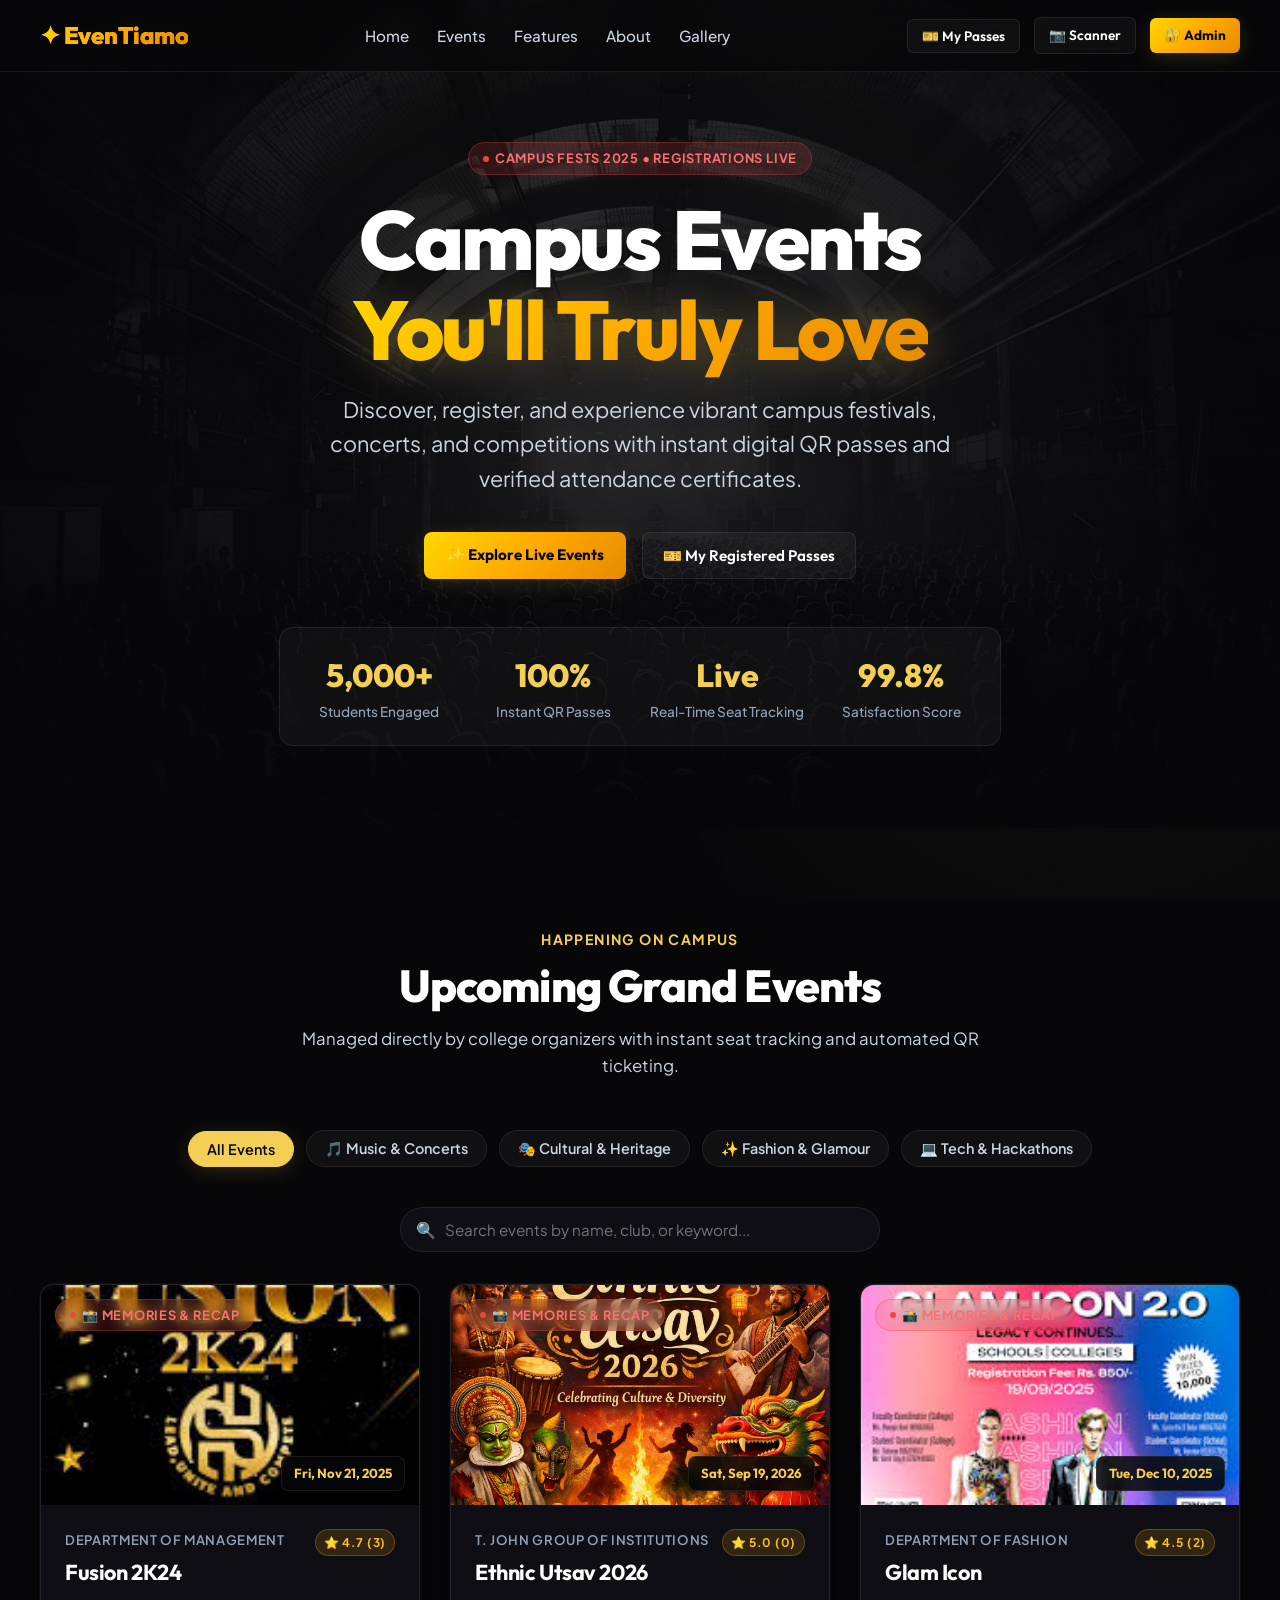
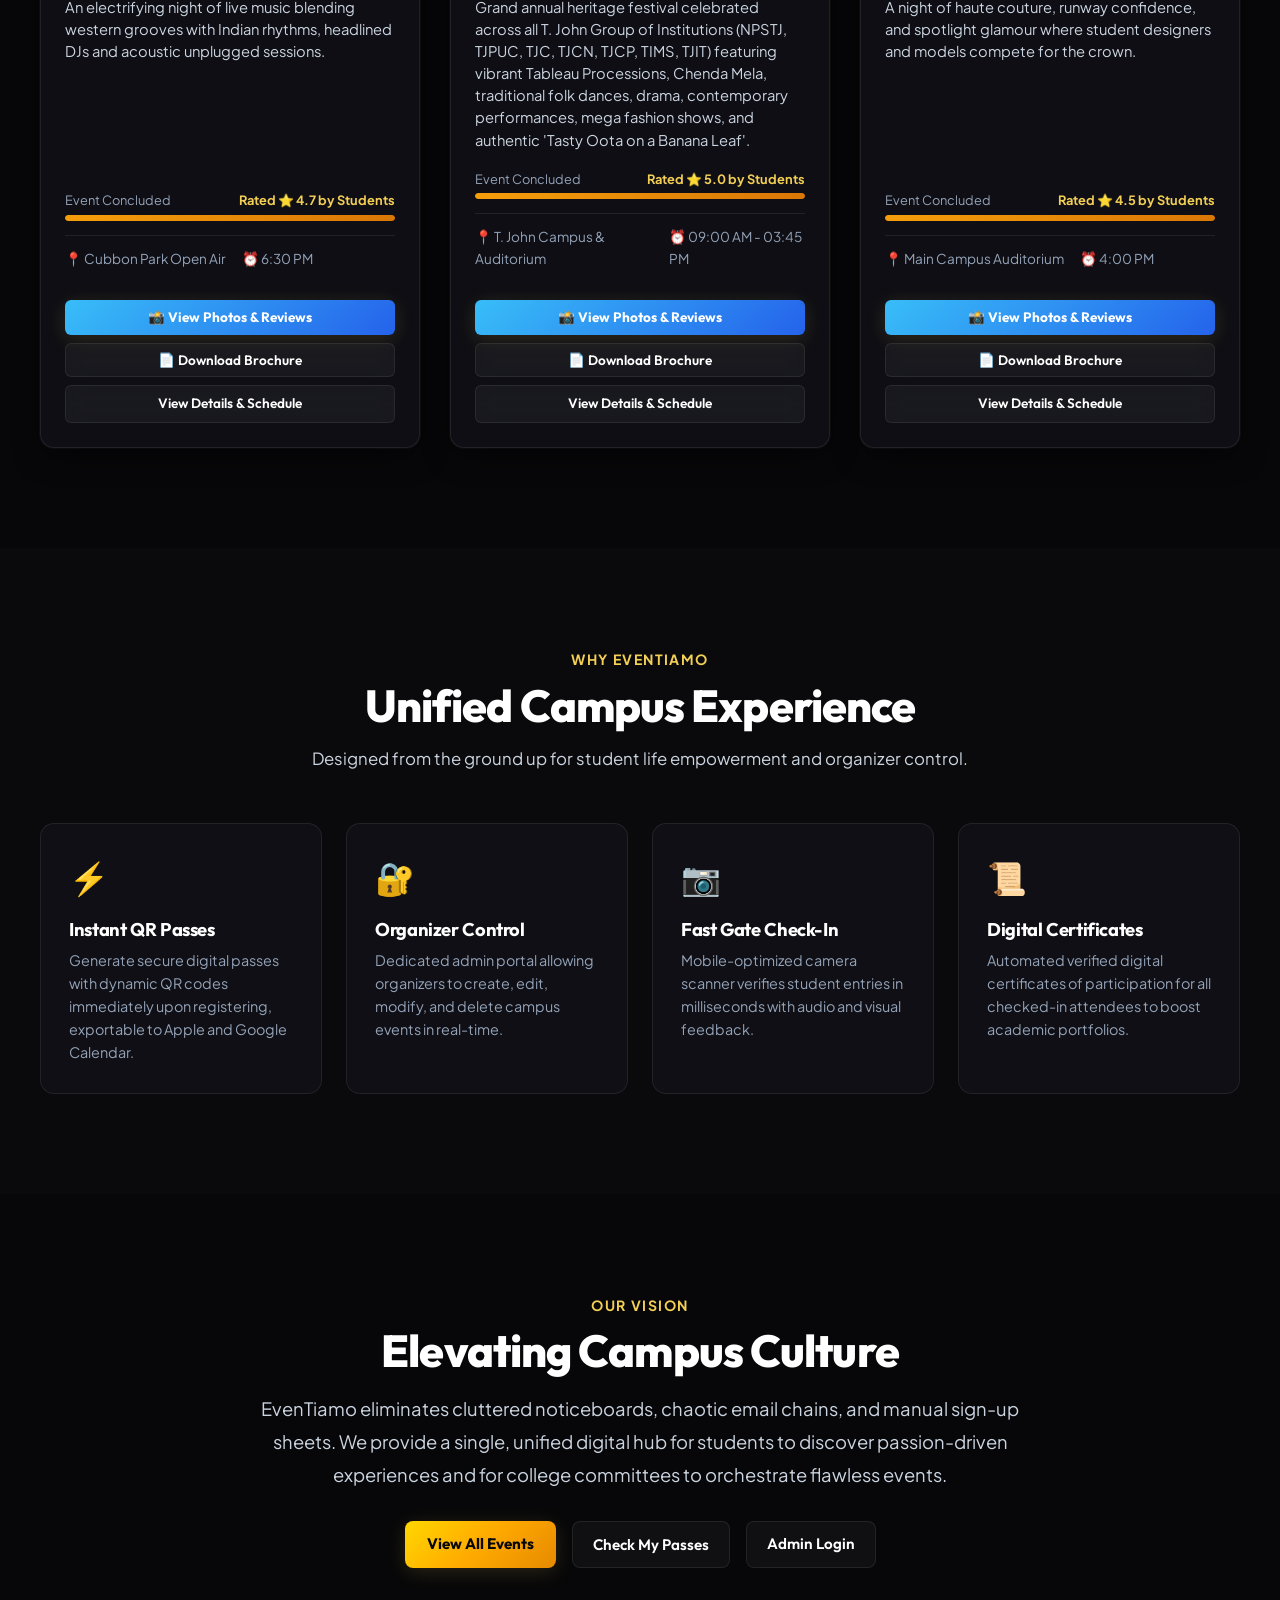
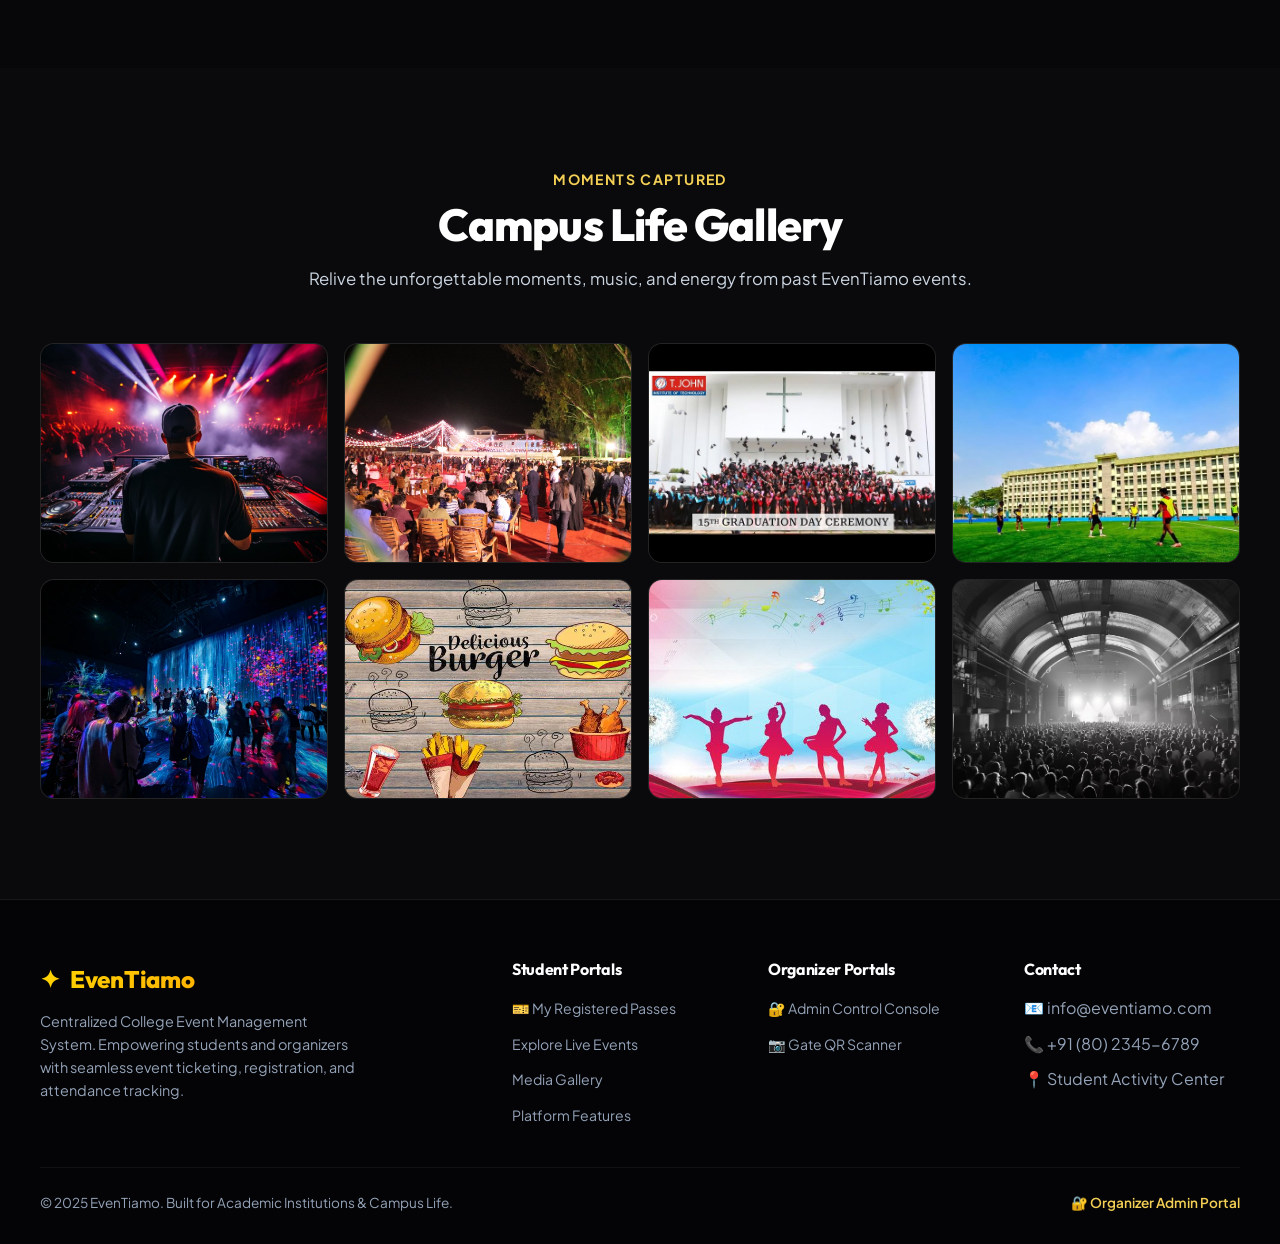
<file: index.html>
<!DOCTYPE html>
<html lang="en">
<head>
  <meta charset="UTF-8">
  <meta name="viewport" content="width=device-width, initial-scale=1.0">
  <meta name="description" content="EvenTiamo — Centralized College Event Management System for festival registration, instant digital QR tickets, student passes, and organizer check-in.">
  <meta name="theme-color" content="#070709">
  <title>EvenTiamo — Campus Events You'll Love</title>
  <link rel="stylesheet" href="style.css">
  <script src="script.js" defer></script>
</head>

<body>

<!-- ================= NAVBAR ================= -->
<header>
  <nav class="navbar">
    <div class="logo">
      <a href="#hero"><span>✦</span> EvenTiamo</a>
    </div>

    <ul class="nav-links">
      <li><a href="#hero">Home</a></li>
      <li><a href="#events">Events</a></li>
      <li><a href="#features">Features</a></li>
      <li><a href="#about">About</a></li>
      <li><a href="#gallery">Gallery</a></li>
    </ul>

    <div class="nav-actions">
      <button class="btn-secondary btn-sm" onclick="openMyPassesModal()" title="Retrieve your registered QR tickets">🎫 My Passes</button>
      <a href="checkin.html" class="btn-secondary btn-sm" title="Scan QR Code Ticket">📷 Scanner</a>
      <a href="admin.html" class="btn btn-sm" title="Organizer Admin Dashboard">🔐 Admin</a>
      <button class="nav-toggle" aria-label="Toggle navigation menu">☰</button>
    </div>
  </nav>
</header>

<!-- ================= HERO SECTION ================= -->
<section id="hero" class="hero">
  <div class="hero-overlay"></div>
  <div class="hero-content animate-fade-up">
    <div class="hero-badge">
      <span class="pill pill-live">Campus Fests 2025 • Registrations Live</span>
    </div>
    
    <h1 class="hero-title">
      Campus Events <br>
      <span class="highlight">You'll Truly Love</span>
    </h1>
    
    <p class="hero-sub">
      Discover, register, and experience vibrant campus festivals, concerts, and competitions with instant digital QR passes and verified attendance certificates.
    </p>

    <div class="hero-buttons">
      <a href="#events" class="cta-primary">✨ Explore Live Events</a>
      <button onclick="openMyPassesModal()" class="cta-ghost">🎫 My Registered Passes</button>
    </div>

    <!-- Animated Dynamic Campus Stats -->
    <div class="hero-stats">
      <div class="stat-item">
        <span class="stat-num">5,000+</span>
        <span class="stat-label">Students Engaged</span>
      </div>
      <div class="stat-item">
        <span class="stat-num">100%</span>
        <span class="stat-label">Instant QR Passes</span>
      </div>
      <div class="stat-item">
        <span class="stat-num">Live</span>
        <span class="stat-label">Real-Time Seat Tracking</span>
      </div>
      <div class="stat-item">
        <span class="stat-num">99.8%</span>
        <span class="stat-label">Satisfaction Score</span>
      </div>
    </div>
  </div>
</section>

<!-- ================= EVENTS SECTION ================= -->
<section class="section" id="events">
  <div class="section-inner">
    <div class="section-header animate-fade-up">
      <span class="section-subtitle">Happening On Campus</span>
      <h2 class="section-title">Upcoming Grand Events</h2>
      <p class="section-desc">Managed directly by college organizers with instant seat tracking and automated QR ticketing.</p>
    </div>

    <!-- Category Filters -->
    <div class="event-filters">
      <button class="filter-btn active" data-category="all">All Events</button>
      <button class="filter-btn" data-category="music">🎵 Music & Concerts</button>
      <button class="filter-btn" data-category="cultural">🎭 Cultural & Heritage</button>
      <button class="filter-btn" data-category="fashion">✨ Fashion & Glamour</button>
      <button class="filter-btn" data-category="tech">💻 Tech & Hackathons</button>
    </div>

    <!-- Live Search -->
    <div class="search-bar-wrapper">
      <span class="search-icon">🔍</span>
      <input type="text" id="eventSearch" class="search-bar" placeholder="Search events by name, club, or keyword...">
    </div>

    <!-- Events Grid (Rendered dynamically by EventManager) -->
    <div class="event-grid">
      <!-- Injected dynamically via renderDynamicHomepageEvents() in script.js -->
    </div>
  </div>
</section>

<!-- ================= FEATURES SECTION ================= -->
<section id="features" class="section" style="background: rgba(255,255,255,0.01);">
  <div class="section-inner">
    <div class="section-header animate-fade-up">
      <span class="section-subtitle">Why EvenTiamo</span>
      <h2 class="section-title">Unified Campus Experience</h2>
      <p class="section-desc">Designed from the ground up for student life empowerment and organizer control.</p>
    </div>

    <div class="features-grid">
      <div class="feature-card animate-zoom-in">
        <div class="feature-icon">⚡</div>
        <h3 class="feature-title">Instant QR Passes</h3>
        <p class="feature-desc">Generate secure digital passes with dynamic QR codes immediately upon registering, exportable to Apple and Google Calendar.</p>
      </div>

      <div class="feature-card animate-zoom-in delay-1">
        <div class="feature-icon">🔐</div>
        <h3 class="feature-title">Organizer Control</h3>
        <p class="feature-desc">Dedicated admin portal allowing organizers to create, edit, modify, and delete campus events in real-time.</p>
      </div>

      <div class="feature-card animate-zoom-in delay-2">
        <div class="feature-icon">📷</div>
        <h3 class="feature-title">Fast Gate Check-In</h3>
        <p class="feature-desc">Mobile-optimized camera scanner verifies student entries in milliseconds with audio and visual feedback.</p>
      </div>

      <div class="feature-card animate-zoom-in delay-3">
        <div class="feature-icon">📜</div>
        <h3 class="feature-title">Digital Certificates</h3>
        <p class="feature-desc">Automated verified digital certificates of participation for all checked-in attendees to boost academic portfolios.</p>
      </div>
    </div>
  </div>
</section>

<!-- ================= ABOUT SECTION ================= -->
<section id="about" class="section">
  <div class="section-inner">
    <div class="about-inner animate-fade-up">
      <span class="section-subtitle">Our Vision</span>
      <h2 class="section-title">Elevating Campus Culture</h2>
      <p class="about-text">
        EvenTiamo eliminates cluttered noticeboards, chaotic email chains, and manual sign-up sheets. We provide a single, unified digital hub for students to discover passion-driven experiences and for college committees to orchestrate flawless events.
      </p>
      <div style="display: flex; justify-content: center; gap: 16px; flex-wrap: wrap;">
        <a href="#events" class="btn">View All Events</a>
        <button onclick="openMyPassesModal()" class="btn-secondary">Check My Passes</button>
        <a href="admin.html" class="btn-secondary">Admin Login</a>
      </div>
    </div>
  </div>
</section>

<!-- ================= GALLERY SECTION ================= -->
<section id="gallery" class="section" style="background: rgba(255,255,255,0.01);">
  <div class="section-inner">
    <div class="section-header animate-fade-up">
      <span class="section-subtitle">Moments Captured</span>
      <h2 class="section-title">Campus Life Gallery</h2>
      <p class="section-desc">Relive the unforgettable moments, music, and energy from past EvenTiamo events.</p>
    </div>

    <div class="gallery-grid">
      <div class="gallery-item animate-zoom-in">
        <img class="gallery-img" src="images/dj.jpg" alt="Live DJ Performance" loading="lazy">
        <div class="gallery-overlay">Live DJ Night & Laser Show</div>
      </div>

      <div class="gallery-item animate-zoom-in delay-1">
        <img class="gallery-img" src="images/past1.jpeg" alt="Cultural Dance Fest" loading="lazy">
        <div class="gallery-overlay">Traditional Folk Fest Showcase</div>
      </div>

      <div class="gallery-item animate-zoom-in delay-2">
        <img class="gallery-img" src="images/past2.jpg" alt="Concert Stage Lighting" loading="lazy">
        <div class="gallery-overlay">Main Stage Sound & Light Show</div>
      </div>

      <div class="gallery-item animate-zoom-in delay-3">
        <img class="gallery-img" src="images/past3.jpeg" alt="Auditorium Crowd" loading="lazy">
        <div class="gallery-overlay">Packed Campus Auditorium Crowd</div>
      </div>

      <div class="gallery-item animate-zoom-in">
        <img class="gallery-img" src="images/321.jpg" alt="Student Performances" loading="lazy">
        <div class="gallery-overlay">Student Band Showcase</div>
      </div>

      <div class="gallery-item animate-zoom-in delay-1">
        <img class="gallery-img" src="images/546.jpg" alt="Ethnic Celebration Art" loading="lazy">
        <div class="gallery-overlay">Ethnic Utsav Celebrations</div>
      </div>

      <div class="gallery-item animate-zoom-in delay-2">
        <img class="gallery-img" src="images/852.jpg" alt="Fashion Gala Ramp" loading="lazy">
        <div class="gallery-overlay">Glam Icon Ramp Walk</div>
      </div>

      <div class="gallery-item animate-zoom-in delay-3">
        <img class="gallery-img" src="images/hero.jpg" alt="Campus Fest Crowd" loading="lazy">
        <div class="gallery-overlay">EvenTiamo Annual Fest Finale</div>
      </div>
    </div>
  </div>
</section>

<!-- ================= FOOTER ================= -->
<footer class="footer">
  <div class="footer-inner">
    <div class="footer-brand">
      <div class="logo"><span>✦</span> EvenTiamo</div>
      <p class="footer-desc">
        Centralized College Event Management System. Empowering students and organizers with seamless event ticketing, registration, and attendance tracking.
      </p>
    </div>

    <div class="footer-col">
      <h4>Student Portals</h4>
      <ul>
        <li><a href="javascript:void(0)" onclick="openMyPassesModal()">🎫 My Registered Passes</a></li>
        <li><a href="#events">Explore Live Events</a></li>
        <li><a href="#gallery">Media Gallery</a></li>
        <li><a href="#features">Platform Features</a></li>
      </ul>
    </div>

    <div class="footer-col">
      <h4>Organizer Portals</h4>
      <ul>
        <li><a href="admin.html">🔐 Admin Control Console</a></li>
        <li><a href="checkin.html">📷 Gate QR Scanner</a></li>
      </ul>
    </div>

    <div class="footer-col">
      <h4>Contact</h4>
      <ul>
        <li><span class="text-muted">📧 info@eventiamo.com</span></li>
        <li><span class="text-muted">📞 +91 (80) 2345-6789</span></li>
        <li><span class="text-muted">📍 Student Activity Center</span></li>
      </ul>
    </div>
  </div>

  <div class="footer-bottom">
    <div>© 2025 EvenTiamo. Built for Academic Institutions & Campus Life.</div>
    <div>
      <a href="admin.html" class="text-gold" style="font-weight:600;">🔐 Organizer Admin Portal</a>
    </div>
  </div>
</footer>

<!-- Lightbox Modal -->
<div id="modal" aria-hidden="true">
  <div id="modal-content">
    <button id="modal-close" aria-label="Close modal">✕</button>
    <img id="modal-img" alt="Enlarged Event Image">
    <div id="modal-caption"></div>
  </div>
</div>

</body>
</html>
</file>
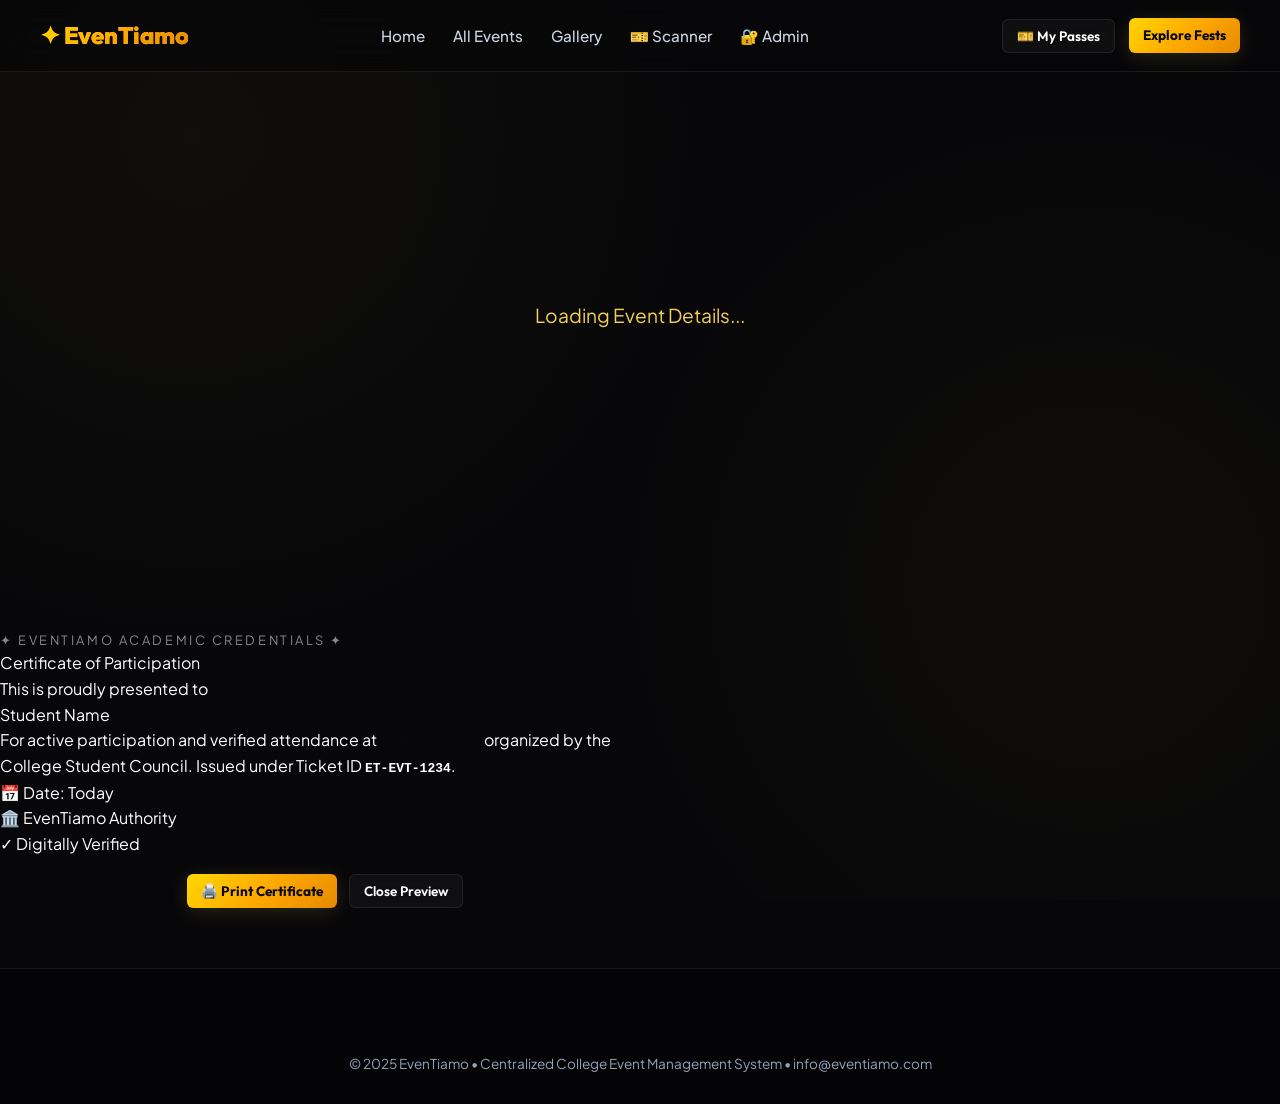
<file: ethnic.html>
<!DOCTYPE html>
<html lang="en">
<head>
  <meta charset="UTF-8">
  <meta http-equiv="refresh" content="0; url=event.html?id=ethnic-utsav-2026">
  <title>Ethnic Utsav 2026 — T. John Group of Institutions — EvenTiamo</title>
  <script>window.location.replace("event.html?id=ethnic-utsav-2026" + window.location.hash);</script>
</head>
<body style="background:#070709;color:#fff;font-family:sans-serif;text-align:center;padding:100px;">
  <p>Redirecting to <a href="event.html?id=ethnic-utsav-2026" style="color:gold;">Ethnic Utsav 2026 Event Details</a>...</p>
</body>
</html>
</file>
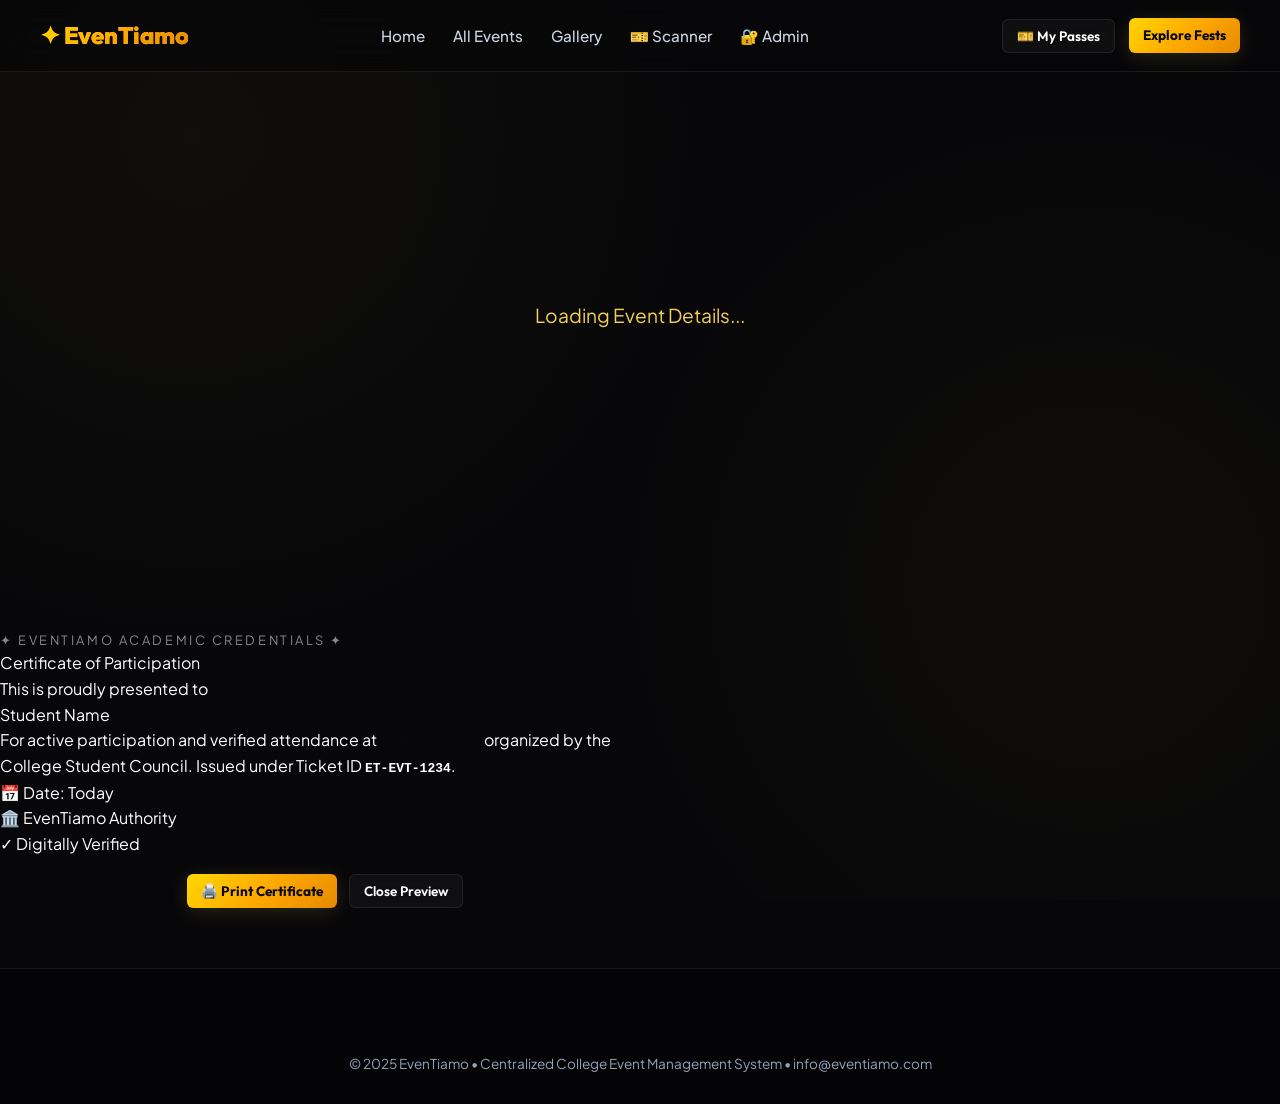
<file: event.html>
<!doctype html>
<html lang="en">
<head>
  <meta charset="utf-8" />
  <meta name="viewport" content="width=device-width, initial-scale=1" />
  <meta name="description" content="EvenTiamo Event Portal — View schedule, venue details, register for digital passes, view post-event photo albums, and submit participant feedback.">
  <title id="pageTitle">Event Details — EvenTiamo</title>
  <link rel="stylesheet" href="style.css" />
  <script src="script.js" defer></script>
</head>
<body>

  <!-- ================= NAVBAR ================= -->
  <header>
    <nav class="navbar">
      <div class="logo">
        <a href="index.html#hero"><span>✦</span> EvenTiamo</a>
      </div>
      <ul class="nav-links">
        <li><a href="index.html">Home</a></li>
        <li><a href="index.html#events">All Events</a></li>
        <li><a href="index.html#gallery">Gallery</a></li>
        <li><a href="checkin.html">🎫 Scanner</a></li>
        <li><a href="admin.html">🔐 Admin</a></li>
      </ul>
      <div class="nav-actions">
        <button class="btn-secondary btn-sm" onclick="openMyPassesModal()">🎫 My Passes</button>
        <a href="index.html#events" class="btn btn-sm">Explore Fests</a>
        <button class="nav-toggle" aria-label="Toggle navigation menu">☰</button>
      </div>
    </nav>
  </header>

  <!-- Container for Dynamic Content -->
  <div id="eventContainer">
    <div style="min-height:70vh;display:flex;align-items:center;justify-content:center;padding:120px 20px;">
      <div style="color:var(--accent-gold);font-size:1.2rem;">Loading Event Details...</div>
    </div>
  </div>

  <!-- Lightbox Modal -->
  <div id="modal" aria-hidden="true">
    <div id="modal-content">
      <button id="modal-close" aria-label="Close modal">✕</button>
      <img id="modal-img" alt="Enlarged Event Image">
      <div id="modal-caption" style="text-align:center;color:#f3cf55;font-size:1rem;margin-top:10px;font-weight:600;"></div>
    </div>
  </div>

  <!-- Certificate Modal for Attendees -->
  <div id="certModal" class="admin-modal">
    <div class="admin-modal-card" style="max-width: 650px; background: transparent; border: none; padding: 0;">
      <div class="cert-frame" id="certFrame">
        <div style="font-size: 0.8rem; letter-spacing: 0.2em; color: #888; text-transform: uppercase;">✦ EvenTiamo Academic Credentials ✦</div>
        <div class="cert-title">Certificate of Participation</div>
        <div class="cert-sub">This is proudly presented to</div>

        <div class="cert-name" id="certStudentName">Student Name</div>

        <div class="cert-body">
          For active participation and verified attendance at <strong id="certEventName" style="color:#080808;">Campus Fest</strong> organized by the College Student Council. Issued under Ticket ID <span id="certTicketId" style="font-family:monospace;font-weight:700;">ET-EVT-1234</span>.
        </div>

        <div class="cert-footer">
          <div>📅 Date: <span id="certDate">Today</span></div>
          <div>🏛️ EvenTiamo Authority</div>
          <div>✓ Digitally Verified</div>
        </div>
      </div>

      <div style="display: flex; gap: 12px; justify-content: center; margin-top: 18px;">
        <button class="btn btn-sm" onclick="window.print()">🖨️ Print Certificate</button>
        <button class="btn-secondary btn-sm" onclick="closeCertModal()">Close Preview</button>
      </div>
    </div>
  </div>

  <!-- Footer -->
  <footer class="footer" style="margin-top:60px;">
    <div class="footer-bottom" style="border:none;text-align:center;justify-content:center;">
      © 2025 EvenTiamo • Centralized College Event Management System • info@eventiamo.com
    </div>
  </footer>

  <script>
    let currentSelectedRating = 5;

    function selectRating(starVal) {
      currentSelectedRating = starVal;
      document.querySelectorAll(".star-rating-input span").forEach(star => {
        const val = parseInt(star.getAttribute("data-val"), 10);
        if (val <= starVal) star.classList.add("active");
        else star.classList.remove("active");
      });
    }

    function openCertModalForStudent(name, eventTitle, ticketId) {
      document.getElementById("certStudentName").textContent = name || "Verified Student";
      document.getElementById("certEventName").textContent = eventTitle || "Campus Fest";
      document.getElementById("certTicketId").textContent = ticketId || "ET-CONFIRMED";
      document.getElementById("certDate").textContent = new Date().toLocaleDateString('en-US', { year: 'numeric', month: 'long', day: 'numeric' });

      const modal = document.getElementById("certModal");
      if (modal) modal.classList.add("visible");
    }

    function closeCertModal() {
      const modal = document.getElementById("certModal");
      if (modal) modal.classList.remove("visible");
    }

    function handleGetCertificate(e, eventTitle) {
      e.preventDefault();
      const query = document.getElementById("certLookupInput").value.trim().toLowerCase();
      const feedback = document.getElementById("certLookupMsg");
      if (!query) return;

      const record = EvenTiamoStore.getAll().find(r => 
        (r.email || "").toLowerCase() === query || 
        (r.ticket || r.id || "").toLowerCase() === query
      );

      if (record) {
        feedback.style.display = "none";
        openCertModalForStudent(record.name, record.event || eventTitle, record.ticket || record.id);
      } else {
        feedback.className = "form-note error";
        feedback.textContent = `❌ No record found for "${query}". Ensure you enter the email or ticket ID used during registration.`;
        feedback.style.display = "block";
      }
    }

    function handleFeedbackSubmit(e, eventId, eventTitle) {
      e.preventDefault();
      const name = document.getElementById("fbName").value.trim();
      const email = document.getElementById("fbEmail").value.trim();
      const comment = document.getElementById("fbComment").value.trim();
      const msg = document.getElementById("fbFeedbackMsg");

      const submitted = FeedbackManager.submitFeedback({
        eventId,
        eventTitle,
        name,
        email,
        rating: currentSelectedRating,
        comment
      });

      if (msg) {
        msg.className = "form-note success";
        msg.textContent = "🎉 Thank you for your feedback! The event rating has been updated.";
        msg.style.display = "block";
      }

      showToast("⭐ Feedback submitted! Event rating updated.");
      document.getElementById("feedbackForm").reset();
      selectRating(5);

      // Refresh Ratings and Reviews UI
      refreshEventRatingsUI(eventId, eventTitle);
      renderDynamicHomepageEvents();
    }

    function refreshEventRatingsUI(eventId, eventTitle) {
      const ratingObj = FeedbackManager.calculateEventRating(eventId);
      const feedbacks = FeedbackManager.getEventFeedbacks(eventId);

      // Update summary numbers
      const scoreNum = document.getElementById("ratingScoreNum");
      const scoreTotal = document.getElementById("ratingScoreTotal");
      const scoreStars = document.getElementById("ratingScoreStars");
      const reviewsContainer = document.getElementById("reviewsStreamList");

      if (scoreNum) scoreNum.textContent = ratingObj.avgFormatted;
      if (scoreTotal) scoreTotal.textContent = `Based on ${ratingObj.totalReviews} verified student reviews`;
      if (scoreStars) scoreStars.textContent = ratingObj.starsHtml;

      // Update Breakdown Bars
      for (let star = 5; star >= 1; star--) {
        const count = ratingObj.breakdown[star] || 0;
        const pct = ratingObj.totalReviews > 0 ? Math.round((count / ratingObj.totalReviews) * 100) : 0;
        const fill = document.getElementById(`barFill${star}`);
        const lbl = document.getElementById(`barCount${star}`);
        if (fill) fill.style.width = `${pct}%`;
        if (lbl) lbl.textContent = count;
      }

      // Update Stream List
      if (reviewsContainer) {
        reviewsContainer.innerHTML = feedbacks.map(f => {
          const starsStr = "★".repeat(f.rating) + "☆".repeat(5 - f.rating);
          return `
            <div class="review-card">
              <div class="review-card-header">
                <div>
                  <span class="review-author">${f.name}</span>
                  <span class="pill" style="font-size:0.68rem;padding:2px 6px;margin-left:6px;">Verified Attendee</span>
                </div>
                <div class="review-stars">${starsStr}</div>
              </div>
              <p class="review-text">${f.comment}</p>
              <div class="review-date">📅 ${f.date || 'Recent Feedback'}</div>
            </div>
          `;
        }).join("");
      }
    }

    document.addEventListener("DOMContentLoaded", () => {
      const urlParams = new URLSearchParams(window.location.search);
      let eventId = urlParams.get("id") || "fusion-2k24";

      const event = EventManager.getById(eventId);
      const container = document.getElementById("eventContainer");

      if (!event) {
        container.innerHTML = `
          <div class="admin-container" style="text-align:center;padding:140px 20px 80px;">
            <div style="font-size:3rem;margin-bottom:12px;">🎪</div>
            <h1 style="font-size:2.2rem;margin-bottom:12px;">Event Not Found</h1>
            <p class="text-secondary" style="margin-bottom:24px;">The event you are looking for does not exist or may have been removed by organizers.</p>
            <a href="index.html#events" class="btn">Explore Available Events</a>
          </div>
        `;
        return;
      }

      document.getElementById("pageTitle").textContent = `${event.title} — EvenTiamo`;

      const isOver = EventManager.isEventOver(event);
      const stats = EventManager.getStats(event.id);
      const ratingObj = stats.rating || FeedbackManager.calculateEventRating(event.id);
      const feedbacks = FeedbackManager.getEventFeedbacks(event.id);
      const isCancelled = event.status === "Cancelled";
      const isDraft = event.status === "Draft";
      const isScheduled = event.status === "Scheduled";
      const isClosed = event.status === "Closed" || event.status === "Sold Out" || isCancelled;

      const galleryPhotos = (event.postEventGallery && event.postEventGallery.length) 
        ? event.postEventGallery 
        : [
            { src: event.image || "images/hero.jpg", caption: `${event.title} Main Stage` },
            { src: "images/dj.jpg", caption: "Sound & Stage Visuals" },
            { src: "images/past2.jpg", caption: "Auditorium & Audience" },
            { src: "images/past3.jpeg", caption: "Crowd Celebration" }
          ];

      const postEventAlbumHtml = galleryPhotos.map(photo => `
        <div class="gallery-item">
          <img class="gallery-img" src="${photo.src}" alt="${photo.caption || event.title}" loading="lazy" onerror="this.src='images/hero.jpg'">
          <div class="gallery-overlay">${photo.caption || event.title}</div>
        </div>
      `).join("");

      const scheduleHtml = (event.schedule || []).map(s => `
        <li class="lineup-item">
          <div class="lineup-time">${s.time}</div>
          <div class="lineup-title">${s.title}</div>
          <div class="lineup-desc">${s.desc}</div>
        </li>
      `).join("");

      const highlightsHtml = (event.highlights || []).map(h => `
        <li><span class="icon">✨</span> ${h}</li>
      `).join("");

      let statusBadge = `<span class="pill ${isOver ? 'pill-live' : ''}">${isOver ? '🏆 Event Concluded' : (event.categoryLabel || event.category || 'Campus Event')}</span>`;
      if (isCancelled) {
        statusBadge = `<span class="pill pill-live" style="background:rgba(239,68,68,0.25);color:#f87171;border-color:#ef4444;">🚫 Event Cancelled</span>`;
      } else if (isDraft) {
        statusBadge = `<span class="pill" style="background:rgba(245,158,11,0.2);color:#fbbf24;border-color:#f59e0b;">📝 Draft Preview</span>`;
      } else if (isScheduled) {
        statusBadge = `<span class="pill" style="background:rgba(59,130,246,0.2);color:#60a5fa;border-color:#3b82f6;">⏰ Scheduled Event</span>`;
      }

      container.innerHTML = `
        ${isDraft ? `
          <div style="background:#f59e0b;color:#000;padding:10px 20px;text-align:center;font-weight:700;font-size:0.9rem;position:relative;z-index:1001;">
            ⚠️ PREVIEW MODE: This event is saved as DRAFT and is hidden from public student browsing.
          </div>
        ` : ''}

        ${isScheduled ? `
          <div style="background:#3b82f6;color:#fff;padding:10px 20px;text-align:center;font-weight:700;font-size:0.9rem;position:relative;z-index:1001;">
            ⏰ SCHEDULED EVENT: This event is scheduled to automatically release on ${event.scheduledPublishDate || 'upcoming release date'}.
          </div>
        ` : ''}

        ${isCancelled ? `
          <div style="background:#ef4444;color:#fff;padding:12px 20px;text-align:center;font-weight:800;font-size:0.95rem;position:relative;z-index:1001;">
            🚫 EVENT CANCELLED: ${event.cancellationReason || 'This event has been cancelled by the organizers. Registrations are closed.'}
          </div>
        ` : ''}

        <!-- Event Hero -->
        <section class="event-hero" style="background-image:url('${event.image || 'images/hero.jpg'}')">
          <div class="overlay"></div>
          <div class="hero-inner">
            <div class="hero-left">
              <div class="breadcrumbs">
                <a href="index.html">Home</a> <span>/</span> <a href="index.html#events">Events</a> <span>/</span> <span>${event.title}</span>
              </div>
              <div style="display:flex;gap:8px;flex-wrap:wrap;align-items:center;">
                ${statusBadge}
                <span class="pill pill-rating">⭐ ${ratingObj.avgFormatted} (${ratingObj.totalReviews} Reviews)</span>
              </div>

              <h1 class="event-title">${event.title}</h1>
              
              <div class="event-meta">
                <span>📅 ${event.dateFormatted || event.date}</span>
                <span>📍 ${event.venue}</span>
                <span>⏰ ${event.time}</span>
              </div>

              <p class="text-secondary" style="font-size:1.05rem;max-width:580px;">
                ${isOver ? (event.recap || event.desc) : event.desc}
              </p>

              ${isCancelled ? `
                <div style="background:rgba(239,68,68,0.15);border:1px solid #ef4444;padding:14px;border-radius:var(--radius-sm);margin-top:16px;">
                  <strong style="color:#f87171;display:block;margin-bottom:4px;">Official Cancellation Notice:</strong>
                  <span style="font-size:0.9rem;color:#fca5a5;">${event.cancellationReason || 'Event activities and admission passes have been cancelled.'}</span>
                </div>
                <div style="display:flex;gap:12px;flex-wrap:wrap;margin-top:16px;">
                  <button class="cta-ghost" onclick="EventManager.downloadBrochure('${event.id}')">📄 Download Brochure</button>
                  <a class="btn-secondary" href="index.html#events">Browse Other Events</a>
                </div>
              ` : (isOver ? `
                <div style="display:flex;gap:12px;flex-wrap:wrap;margin-top:16px;">
                  <a class="cta-primary" href="#album" style="background:linear-gradient(135deg, #38bdf8, #2563eb);color:#fff;">📸 View Photo Album</a>
                  <button class="cta-ghost" onclick="EventManager.downloadBrochure('${event.id}')">📄 Download Brochure</button>
                  <a class="cta-ghost" href="#feedbackSection">⭐ Submit Feedback</a>
                  <a class="cta-ghost" href="#certificateSection">📜 Certificate</a>
                </div>
              ` : `
                <!-- Countdown Box -->
                <div class="countdown-box" data-countdown="${event.date}T${event.time.replace(/[^0-9:]/g, '') || '18:00'}:00">
                  <div class="countdown-unit"><span class="countdown-val cd-days">00</span><span class="countdown-lbl">Days</span></div>
                  <div class="countdown-unit"><span class="countdown-val cd-hours">00</span><span class="countdown-lbl">Hours</span></div>
                  <div class="countdown-unit"><span class="countdown-val cd-mins">00</span><span class="countdown-lbl">Mins</span></div>
                  <div class="countdown-unit"><span class="countdown-val cd-secs">00</span><span class="countdown-lbl">Secs</span></div>
                </div>

                <div style="display:flex;gap:12px;flex-wrap:wrap;">
                  <a class="cta-primary" href="#register">🎟️ Claim Your Pass</a>
                  <button class="cta-ghost" onclick="EventManager.downloadBrochure('${event.id}')">📄 Download Brochure</button>
                  <a class="cta-ghost" href="#schedule">📜 View Schedule</a>
                  <button class="btn-secondary" onclick="downloadCalendarEvent('${event.title}')">📅 Add Calendar</button>
                </div>
              `)}
            </div>

            <!-- Right Box -->
            <aside class="hero-right">
              ${isCancelled ? `
                <div class="register-panel">
                  <h3 style="color:#ef4444;">🚫 Event Cancelled</h3>
                  <p class="register-subtitle">Registrations are no longer accepted.</p>
                  <div class="form-note error" style="display:block;margin-top:14px;">
                    <strong>Notice:</strong> ${event.cancellationReason || 'This event has been cancelled.'}
                  </div>
                  <div style="margin-top:20px;">
                    <a href="index.html#events" class="btn btn-full">Explore Active Events</a>
                  </div>
                </div>
              ` : (isOver ? `
                <div class="register-panel" id="certificateSection">
                  <span class="pill" style="margin-bottom:10px;">Post-Event Portal</span>
                  <h3 style="color:var(--accent-gold);">Event Recap & Rating 🎉</h3>
                  <p class="register-subtitle" style="margin-bottom:16px;">
                    Event rating automatically calculated at <strong style="color:#f59e0b;">⭐ ${ratingObj.avgFormatted} / 5.0</strong> based on participant feedback.
                  </p>

                  <div style="background:rgba(255,255,255,0.04);padding:14px;border-radius:var(--radius-sm);margin-bottom:16px;border:1px solid var(--border-subtle);">
                    <div style="display:flex;justify-content:space-between;font-size:0.85rem;margin-bottom:6px;">
                      <span class="text-muted">Verified Turnout:</span>
                      <strong style="color:#fff;">${stats.booked} Students</strong>
                    </div>
                    <div style="display:flex;justify-content:space-between;font-size:0.85rem;">
                      <span class="text-muted">Participant Rating:</span>
                      <strong style="color:#f59e0b;">⭐ ${ratingObj.avgFormatted} (${ratingObj.totalReviews} Reviews)</strong>
                    </div>
                  </div>

                  <form onsubmit="handleGetCertificate(event, '${event.title}')">
                    <label style="display:block;font-size:0.82rem;font-weight:600;color:var(--text-secondary);margin-bottom:6px;">
                      Claim Participation Certificate:
                    </label>
                    <div style="display:flex;gap:8px;">
                      <input id="certLookupInput" type="text" placeholder="Enter Email or Ticket ID" required style="flex:1;padding:10px;font-size:0.88rem;background:rgba(0,0,0,0.5);border:1px solid var(--border-subtle);border-radius:var(--radius-sm);color:#fff;" />
                      <button type="submit" class="btn btn-sm">Get Cert</button>
                    </div>
                    <div id="certLookupMsg" class="form-note"></div>
                  </form>
                </div>
              ` : `
                <div class="register-panel" id="register">
                  <h3>Register For Pass</h3>
                  <p class="register-subtitle">Instant QR ticket issued upon submission.</p>

                  ${isClosed ? `
                    <div class="form-note error" style="display:block;margin-bottom:16px;">
                      ⚠️ Registrations for this event are currently closed.
                    </div>
                  ` : `
                    <form id="dynamicEventForm" data-event="${event.title}" data-event-id="${event.id}">
                      <div class="form-row">
                        <label for="dname">Full Name *</label>
                        <input id="dname" name="name" type="text" required placeholder="e.g. Aarav Sharma" />
                      </div>

                      <div class="form-row">
                        <label for="demail">Email Address *</label>
                        <input id="demail" name="email" type="email" required placeholder="name@gmail.com or @college.edu" />
                      </div>

                      <div class="form-row">
                        <label for="ddept">Department / Student ID *</label>
                        <input id="ddept" name="dept" type="text" required placeholder="e.g. B.Tech CSE (21CS045)" />
                      </div>

                      <div class="form-row">
                        <label for="dphone">Phone Number (Optional)</label>
                        <input id="dphone" name="phone" type="tel" placeholder="+91 9876543210" />
                      </div>

                      <input type="hidden" name="event" value="${event.title}">
                      <input type="hidden" name="eventId" value="${event.id}">

                      <div id="dynamicMsg" class="form-note"></div>
                    </form>
                  `)}
                </div>
              `)}
            </aside>
          </div>
        </section>

        <!-- Main Details Section -->
        <main class="section-inner" style="padding-top: 40px;">
          <a class="back-link" href="index.html#events">← Back to All Events</a>

          <!-- ================= POST-EVENT MEMORIES & PHOTO ALBUM ================= -->
          <section class="detail-card" id="album" style="border-color: rgba(56, 189, 248, 0.4); background: rgba(14, 18, 28, 0.7);">
            <div style="display:flex;justify-content:space-between;align-items:center;margin-bottom:16px;flex-wrap:wrap;gap:10px;">
              <div>
                <span class="pill" style="background:rgba(56,189,248,0.15);color:#38bdf8;border-color:rgba(56,189,248,0.3);margin-bottom:6px;">Official Album</span>
                <h3 style="color:#fff;font-size:1.6rem;margin:0;">📸 Event Memories & Photo Gallery</h3>
              </div>
              <span class="small-muted">Click any photo to enlarge in full-screen lightbox</span>
            </div>

            <p class="text-secondary" style="line-height:1.7;margin-bottom:24px;">
              ${event.recap || `Take a look back at the unforgettable moments, performances, and memories captured live during ${event.title}.`}
            </p>

            <div class="gallery-grid">
              ${postEventAlbumHtml}
            </div>
          </section>

          <!-- ================= FEEDBACK & REVIEWS SECTION ================= -->
          <section class="detail-card" id="feedbackSection" style="border-color: var(--border-gold);">
            <div style="display:flex;justify-content:space-between;align-items:center;margin-bottom:20px;flex-wrap:wrap;gap:12px;">
              <div>
                <span class="pill pill-rating" style="margin-bottom:6px;">Live Participant Feedback</span>
                <h3 style="font-size:1.6rem;margin:0;">⭐ Student Ratings & Reviews</h3>
              </div>
              <span class="small-muted">Event rating is automatically aggregated from verified attendees</span>
            </div>

            <!-- Rating Summary Widget -->
            <div class="rating-summary-box">
              <div class="rating-score-circle">
                <div class="score-num" id="ratingScoreNum">${ratingObj.avgFormatted}</div>
                <div class="score-stars" id="ratingScoreStars">${ratingObj.starsHtml}</div>
                <div class="score-total" id="ratingScoreTotal">Based on ${ratingObj.totalReviews} verified reviews</div>
              </div>

              <div class="rating-bars">
                ${[5, 4, 3, 2, 1].map(star => {
                  const count = ratingObj.breakdown[star] || 0;
                  const pct = ratingObj.totalReviews > 0 ? Math.round((count / ratingObj.totalReviews) * 100) : 0;
                  return `
                    <div class="rating-bar-row">
                      <span style="width:30px;">${star} ★</span>
                      <div class="rating-bar-track">
                        <div class="rating-bar-fill" id="barFill${star}" style="width:${pct}%;"></div>
                      </div>
                      <span id="barCount${star}" style="width:20px;text-align:right;">${count}</span>
                    </div>
                  `;
                }).join("")}
              </div>
            </div>

            <!-- Feedback Submission Form -->
            <div style="background:rgba(0,0,0,0.3);border:1px solid var(--border-subtle);border-radius:var(--radius-md);padding:24px;margin-bottom:28px;">
              <h4 style="font-size:1.2rem;color:var(--accent-gold);margin-bottom:6px;">✍️ Submit Your Event Feedback</h4>
              <p class="small-muted" style="margin-bottom:16px;">Attended ${event.title}? Rate your experience to help calculate the official score.</p>

              <form id="feedbackForm" onsubmit="handleFeedbackSubmit(event, '${event.id}', '${event.title}')">
                <div class="form-row">
                  <label>Overall Experience Rating *</label>
                  <div class="star-rating-input">
                    <span data-val="1" onclick="selectRating(1)" class="active">★</span>
                    <span data-val="2" onclick="selectRating(2)" class="active">★</span>
                    <span data-val="3" onclick="selectRating(3)" class="active">★</span>
                    <span data-val="4" onclick="selectRating(4)" class="active">★</span>
                    <span data-val="5" onclick="selectRating(5)" class="active">★</span>
                  </div>
                </div>

                <div style="display:grid;grid-template-columns:1fr 1fr;gap:16px;">
                  <div class="form-row">
                    <label for="fbName">Your Name *</label>
                    <input id="fbName" type="text" required placeholder="e.g. Aarav Sharma" />
                  </div>
                  <div class="form-row">
                    <label for="fbEmail">Student Email / Ticket ID *</label>
                    <input id="fbEmail" type="text" required placeholder="name@gmail.com or ET-FUS-1234" />
                  </div>
                </div>

                <div class="form-row">
                  <label for="fbComment">Your Review & Suggestions *</label>
                  <textarea id="fbComment" rows="3" required placeholder="Share what you loved most about the event (performances, sound, food, organization)..."></textarea>
                </div>

                <button type="submit" class="btn btn-sm">⭐ Submit Rating & Review</button>
                <div id="fbFeedbackMsg" class="form-note"></div>
              </form>
            </div>

            <!-- Reviews Stream -->
            <h4 style="font-size:1.15rem;color:#fff;margin-bottom:12px;">💬 Verified Student Testimonials</h4>
            <div class="reviews-stream" id="reviewsStreamList">
              ${feedbacks.map(f => {
                const starsStr = "★".repeat(f.rating) + "☆".repeat(5 - f.rating);
                return `
                  <div class="review-card">
                    <div class="review-card-header">
                      <div>
                        <span class="review-author">${f.name}</span>
                        <span class="pill" style="font-size:0.68rem;padding:2px 6px;margin-left:6px;">Verified Attendee</span>
                      </div>
                      <div class="review-stars">${starsStr}</div>
                    </div>
                    <p class="review-text">${f.comment}</p>
                    <div class="review-date">📅 ${f.date || 'Recent Feedback'}</div>
                  </div>
                `;
              }).join("")}
            </div>
          </section>

          <div class="details-grid">
            <div>
              <!-- About Card -->
              <section class="detail-card">
                <h3>🎪 About ${event.title}</h3>
                <p class="text-secondary" style="line-height:1.7;">
                  ${event.desc}
                </p>
              </section>

              <!-- Lineup & Schedule -->
              <section class="detail-card" id="schedule">
                <h3>📜 Event Timeline & Schedule</h3>
                <ul class="lineup-list">
                  ${scheduleHtml || '<li class="small-muted">Schedule archived for this completed event.</li>'}
                </ul>
              </section>
            </div>

            <!-- Right Column -->
            <aside>
              <div class="detail-card">
                <h4>🌟 Event Highlights</h4>
                <ul class="highlights-list">
                  ${highlightsHtml}
                </ul>

                <div class="capacity-bar-wrapper" style="margin-top:20px;">
                  <div class="capacity-info">
                    <span>${isOver ? 'Total Attendance' : 'Remaining Seats'}</span>
                    <strong class="text-gold">${isOver ? `${stats.booked} Registered Students` : `${stats.pct}% Filled (${stats.remaining} Left)`}</strong>
                  </div>
                  <div class="capacity-bar">
                    <div class="capacity-progress" style="width: ${isOver ? 100 : stats.pct}%; background: ${isOver ? '#10b981' : 'var(--gold-gradient)'};"></div>
                  </div>
                </div>

                ${isOver ? `
                  <div style="margin-top:20px;">
                    <a class="btn btn-full" href="#feedbackSection" style="background:linear-gradient(135deg, #f59e0b, #d97706);color:#000;">⭐ Rate This Event</a>
                  </div>
                ` : `
                  <div style="margin-top:20px;">
                    <a class="btn btn-full" href="#register">Register for Pass</a>
                  </div>
                `}
              </div>

              <div class="detail-card">
                <h4>📍 Venue & Location</h4>
                <div class="venue-card">
                  <div class="venue-icon">🏛️</div>
                  <div>
                    <strong style="color:#fff;display:block;">${event.venue}</strong>
                    <span class="small-muted">Main Campus Facility • Organised by ${event.dept}</span>
                  </div>
                </div>
              </div>

              <!-- Official Brochure Card -->
              <div class="detail-card" style="border: 1px solid var(--border-gold); background: rgba(212, 175, 55, 0.05);">
                <div style="display:flex;align-items:center;gap:12px;margin-bottom:12px;">
                  <span style="font-size:1.8rem;">📄</span>
                  <div>
                    <h4 style="color:var(--accent-gold);margin:0;font-size:1rem;">Official Event Brochure</h4>
                    <p class="small-muted" style="margin:2px 0 0;font-size:0.78rem;">Full schedule, rules, guidelines & entry details</p>
                  </div>
                </div>
                <button class="btn btn-sm btn-full" onclick="EventManager.downloadBrochure('${event.id}')">
                  📥 Download PDF Brochure
                </button>
              </div>
            </aside>
          </div>
        </main>
      `;

      bindForm("dynamicEventForm", "dynamicMsg");
      wireGalleryModal();

      if (!isOver) {
        const countdownBox = container.querySelector("[data-countdown]");
        if (countdownBox) {
          const targetDate = new Date(event.date + "T" + (event.time.replace(/[^0-9:]/g, '') || "18:00") + ":00").getTime();
          const updateCd = () => {
            const diff = targetDate - new Date().getTime();
            if (diff <= 0) return;
            const d = Math.floor(diff / (1000 * 60 * 60 * 24));
            const h = Math.floor((diff % (1000 * 60 * 60 * 24)) / (1000 * 60 * 60));
            const m = Math.floor((diff % (1000 * 60 * 60)) / (1000 * 60));
            const s = Math.floor((diff % (1000 * 60)) / 1000);
            const dEl = countdownBox.querySelector(".cd-days");
            const hEl = countdownBox.querySelector(".cd-hours");
            const mEl = countdownBox.querySelector(".cd-mins");
            const sEl = countdownBox.querySelector(".cd-secs");
            if (dEl) dEl.textContent = String(d).padStart(2, '0');
            if (hEl) hEl.textContent = String(h).padStart(2, '0');
            if (mEl) mEl.textContent = String(m).padStart(2, '0');
            if (sEl) sEl.textContent = String(s).padStart(2, '0');
          };
          updateCd();
          setInterval(updateCd, 1000);
        }
      }
    });
  </script>

</body>
</html>
</file>
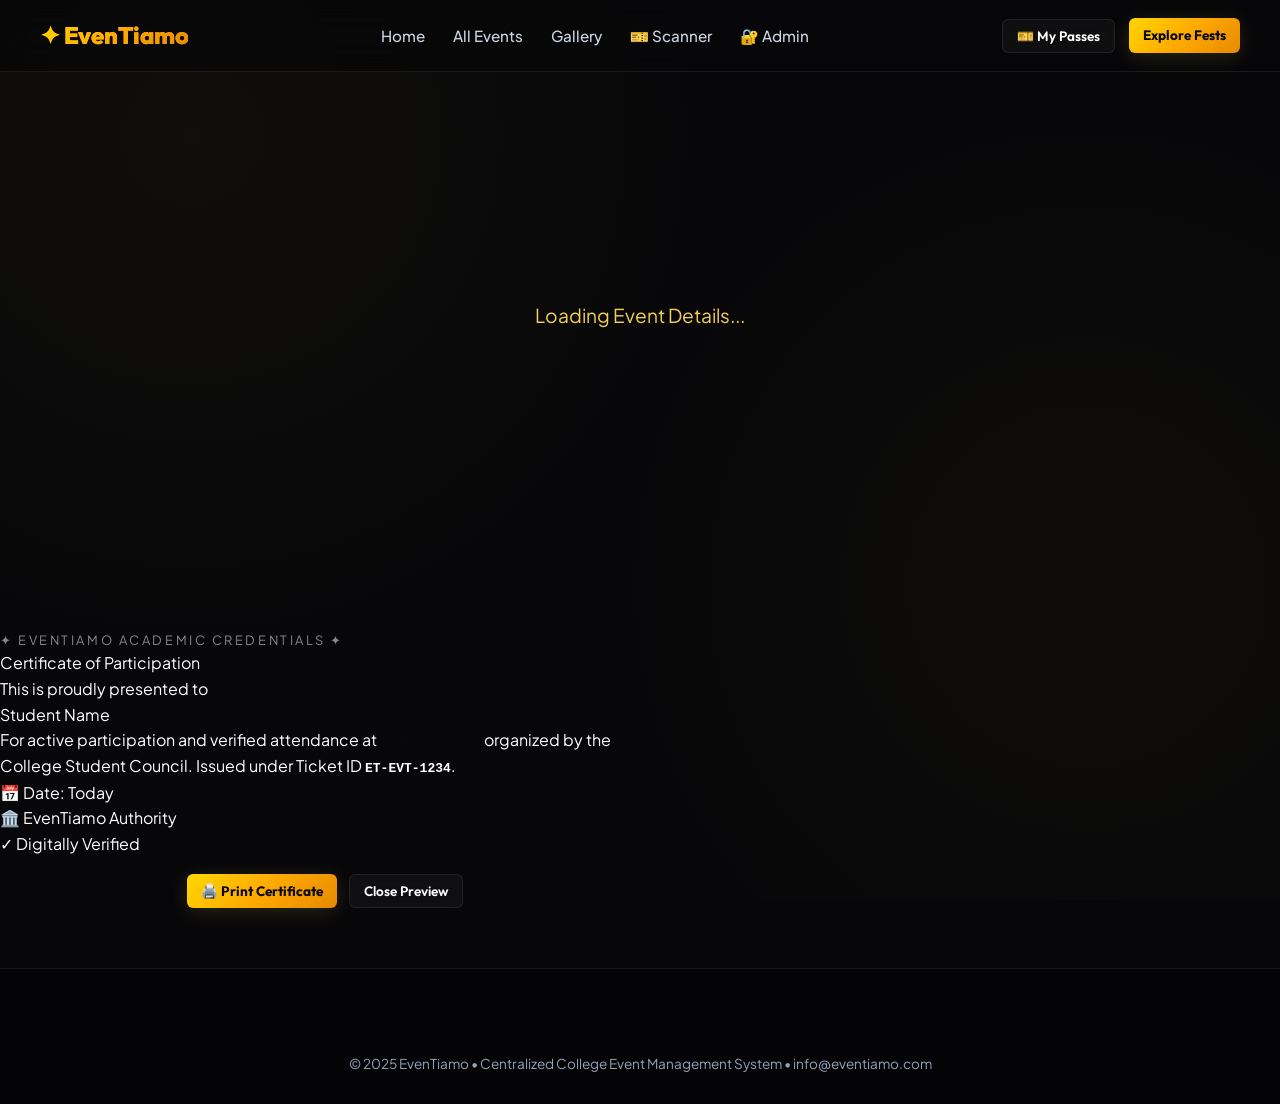
<file: fusion.html>
<!DOCTYPE html>
<html lang="en">
<head>
  <meta charset="UTF-8">
  <meta http-equiv="refresh" content="0; url=event.html?id=fusion-2k24">
  <title>Fusion 2K24 — EvenTiamo</title>
  <script>window.location.replace("event.html?id=fusion-2k24" + window.location.hash);</script>
</head>
<body style="background:#070709;color:#fff;font-family:sans-serif;text-align:center;padding:100px;">
  <p>Redirecting to <a href="event.html?id=fusion-2k24" style="color:gold;">Fusion 2K24 Event Details</a>...</p>
</body>
</html>
</file>
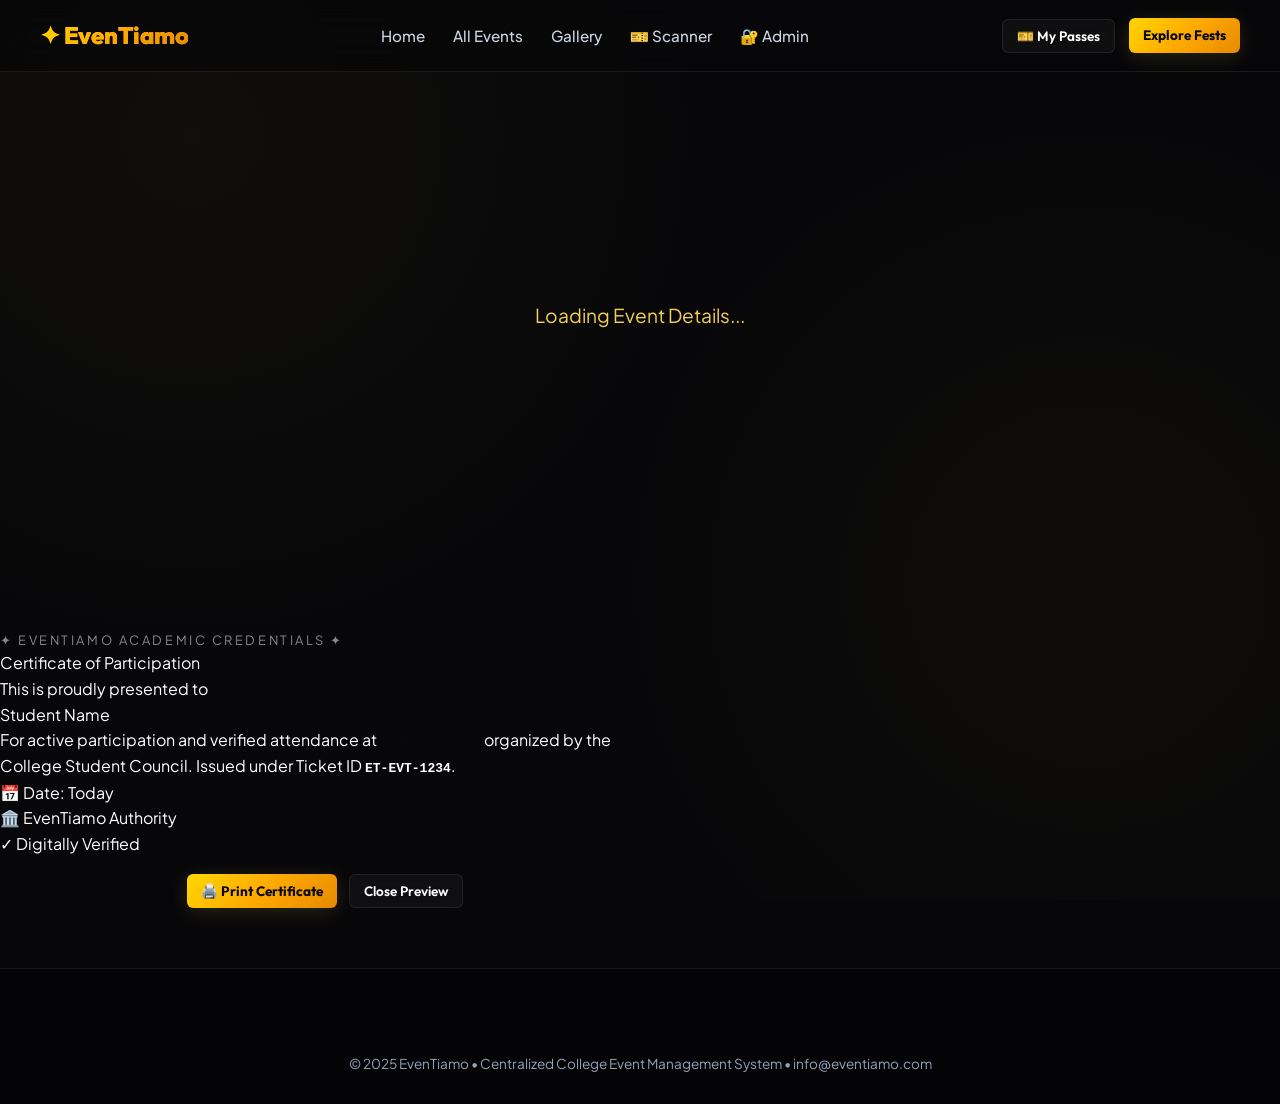
<file: glam.html>
<!DOCTYPE html>
<html lang="en">
<head>
  <meta charset="UTF-8">
  <meta http-equiv="refresh" content="0; url=event.html?id=glam-icon">
  <title>Glam Icon — EvenTiamo</title>
  <script>window.location.replace("event.html?id=glam-icon" + window.location.hash);</script>
</head>
<body style="background:#070709;color:#fff;font-family:sans-serif;text-align:center;padding:100px;">
  <p>Redirecting to <a href="event.html?id=glam-icon" style="color:gold;">Glam Icon Event Details</a>...</p>
</body>
</html>
</file>
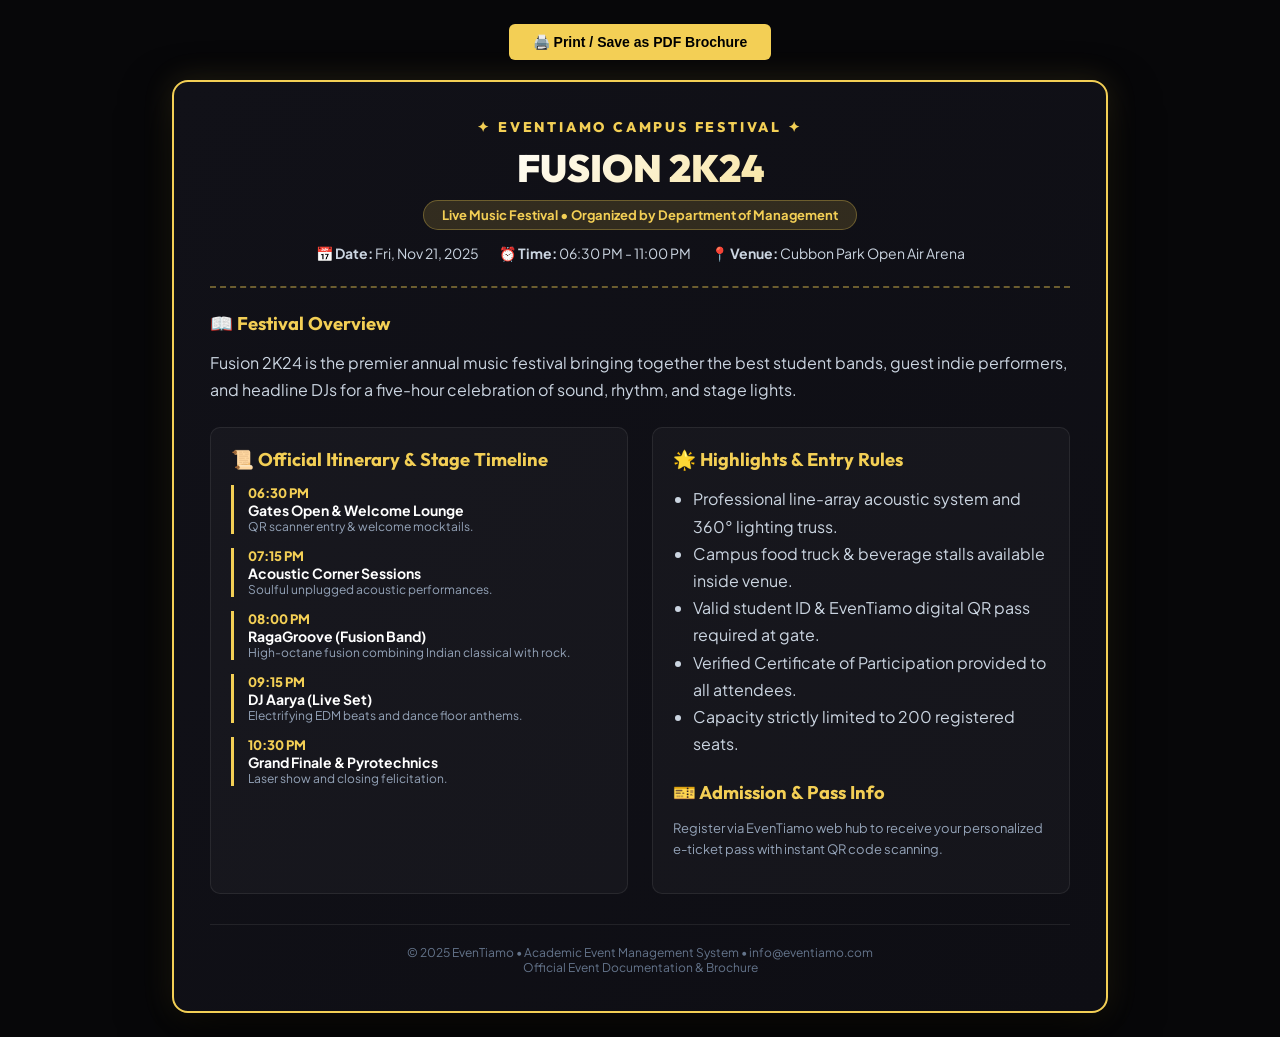
<file: brochures/Fusion_2K24_Official_Brochure.html>
<!DOCTYPE html>
<html lang="en">
<head>
  <meta charset="UTF-8">
  <title>Fusion 2K24 — Official Music Fest Brochure</title>
  <style>
    @import url('https://fonts.googleapis.com/css2?family=Outfit:wght@400;600;700;800;900&family=Plus+Jakarta+Sans:wght@400;500;600;700&display=swap');
    body { font-family: 'Plus Jakarta Sans', sans-serif; background: #070709; color: #f8fafc; margin: 0; padding: 24px; }
    .brochure-sheet { max-width: 860px; margin: 0 auto; background: linear-gradient(135deg, #111118 0%, #0e0e14 100%); padding: 36px; border-radius: 16px; box-shadow: 0 20px 50px rgba(0,0,0,0.8), 0 0 30px rgba(243,207,85,0.15); border: 2px solid #f3cf55; }
    .header { text-align: center; border-bottom: 2px dashed rgba(243,207,85,0.4); padding-bottom: 24px; margin-bottom: 24px; }
    .logo { font-family: 'Outfit', sans-serif; font-size: 14px; font-weight: 800; color: #f3cf55; letter-spacing: 0.2em; text-transform: uppercase; }
    .title { font-family: 'Outfit', sans-serif; font-size: 38px; font-weight: 900; color: #fff; margin: 8px 0; background: linear-gradient(135deg, #fff 30%, #f3cf55 100%); -webkit-background-clip: text; -webkit-text-fill-color: transparent; }
    .meta-pill { display: inline-block; background: rgba(243,207,85,0.15); color: #f3cf55; border: 1px solid rgba(243,207,85,0.3); padding: 6px 18px; border-radius: 999px; font-size: 13px; font-weight: 700; }
    .meta-info { margin-top: 14px; font-size: 14px; color: #cbd5e1; display: flex; justify-content: center; gap: 20px; flex-wrap: wrap; }
    .grid { display: grid; grid-template-columns: 1fr 1fr; gap: 24px; margin-top: 24px; }
    .card { background: rgba(255,255,255,0.03); padding: 20px; border-radius: 10px; border: 1px solid rgba(255,255,255,0.08); }
    h3 { font-family: 'Outfit', sans-serif; color: #f3cf55; margin-top: 0; margin-bottom: 14px; font-size: 1.15rem; display: flex; align-items: center; gap: 8px; }
    ul { padding-left: 20px; margin: 0; line-height: 1.7; color: #cbd5e1; }
    .timeline-item { margin-bottom: 14px; padding-left: 14px; border-left: 3px solid #f3cf55; }
    .timeline-time { color: #f3cf55; font-weight: 800; font-size: 13px; }
    .timeline-title { font-weight: 700; color: #fff; font-size: 14px; }
    .timeline-desc { font-size: 12px; color: #94a3b8; }
    .footer { margin-top: 30px; text-align: center; border-top: 1px solid rgba(255,255,255,0.08); padding-top: 20px; font-size: 12px; color: #64748b; }
    .btn-print { background: #f3cf55; color: #000; font-weight: 800; border: none; padding: 10px 24px; border-radius: 6px; cursor: pointer; font-size: 14px; margin-bottom: 20px; transition: transform 0.2s; }
    .btn-print:hover { transform: scale(1.04); }
    @media print { .btn-actions { display: none; } body { padding: 0; background: #fff; color: #000; } .brochure-sheet { box-shadow: none; border: 2px solid #000; background: #fff; color: #000; } .title { -webkit-text-fill-color: #000; color: #000; } .card { background: #fff; border: 1px solid #ccc; color: #000; } ul, .timeline-desc, .meta-info { color: #333; } }
  </style>
</head>
<body>
  <div class="btn-actions" style="text-align:center;">
    <button class="btn-print" onclick="window.print()">🖨️ Print / Save as PDF Brochure</button>
  </div>
  <div class="brochure-sheet">
    <div class="header">
      <div class="logo">✦ EvenTiamo Campus Festival ✦</div>
      <div class="title">FUSION 2K24</div>
      <div class="meta-pill">Live Music Festival • Organized by Department of Management</div>
      <div class="meta-info">
        <span>📅 <strong>Date:</strong> Fri, Nov 21, 2025</span>
        <span>⏰ <strong>Time:</strong> 06:30 PM - 11:00 PM</span>
        <span>📍 <strong>Venue:</strong> Cubbon Park Open Air Arena</span>
      </div>
    </div>

    <div>
      <h3>📖 Festival Overview</h3>
      <p style="line-height:1.7;color:#cbd5e1;margin-top:6px;">
        Fusion 2K24 is the premier annual music festival bringing together the best student bands, guest indie performers, and headline DJs for a five-hour celebration of sound, rhythm, and stage lights.
      </p>
    </div>

    <div class="grid">
      <div class="card">
        <h3>📜 Official Itinerary & Stage Timeline</h3>
        <div class="timeline-item">
          <div class="timeline-time">06:30 PM</div>
          <div class="timeline-title">Gates Open & Welcome Lounge</div>
          <div class="timeline-desc">QR scanner entry & welcome mocktails.</div>
        </div>
        <div class="timeline-item">
          <div class="timeline-time">07:15 PM</div>
          <div class="timeline-title">Acoustic Corner Sessions</div>
          <div class="timeline-desc">Soulful unplugged acoustic performances.</div>
        </div>
        <div class="timeline-item">
          <div class="timeline-time">08:00 PM</div>
          <div class="timeline-title">RagaGroove (Fusion Band)</div>
          <div class="timeline-desc">High-octane fusion combining Indian classical with rock.</div>
        </div>
        <div class="timeline-item">
          <div class="timeline-time">09:15 PM</div>
          <div class="timeline-title">DJ Aarya (Live Set)</div>
          <div class="timeline-desc">Electrifying EDM beats and dance floor anthems.</div>
        </div>
        <div class="timeline-item">
          <div class="timeline-time">10:30 PM</div>
          <div class="timeline-title">Grand Finale & Pyrotechnics</div>
          <div class="timeline-desc">Laser show and closing felicitation.</div>
        </div>
      </div>

      <div class="card">
        <h3>🌟 Highlights & Entry Rules</h3>
        <ul>
          <li>Professional line-array acoustic system and 360° lighting truss.</li>
          <li>Campus food truck & beverage stalls available inside venue.</li>
          <li>Valid student ID & EvenTiamo digital QR pass required at gate.</li>
          <li>Verified Certificate of Participation provided to all attendees.</li>
          <li>Capacity strictly limited to 200 registered seats.</li>
        </ul>

        <h3 style="margin-top:24px;">🎫 Admission & Pass Info</h3>
        <p style="font-size:13px;color:#94a3b8;line-height:1.6;">
          Register via EvenTiamo web hub to receive your personalized e-ticket pass with instant QR code scanning.
        </p>
      </div>
    </div>

    <div class="footer">
      © 2025 EvenTiamo • Academic Event Management System • info@eventiamo.com<br>
      Official Event Documentation & Brochure
    </div>
  </div>
</body>
</html>
</file>
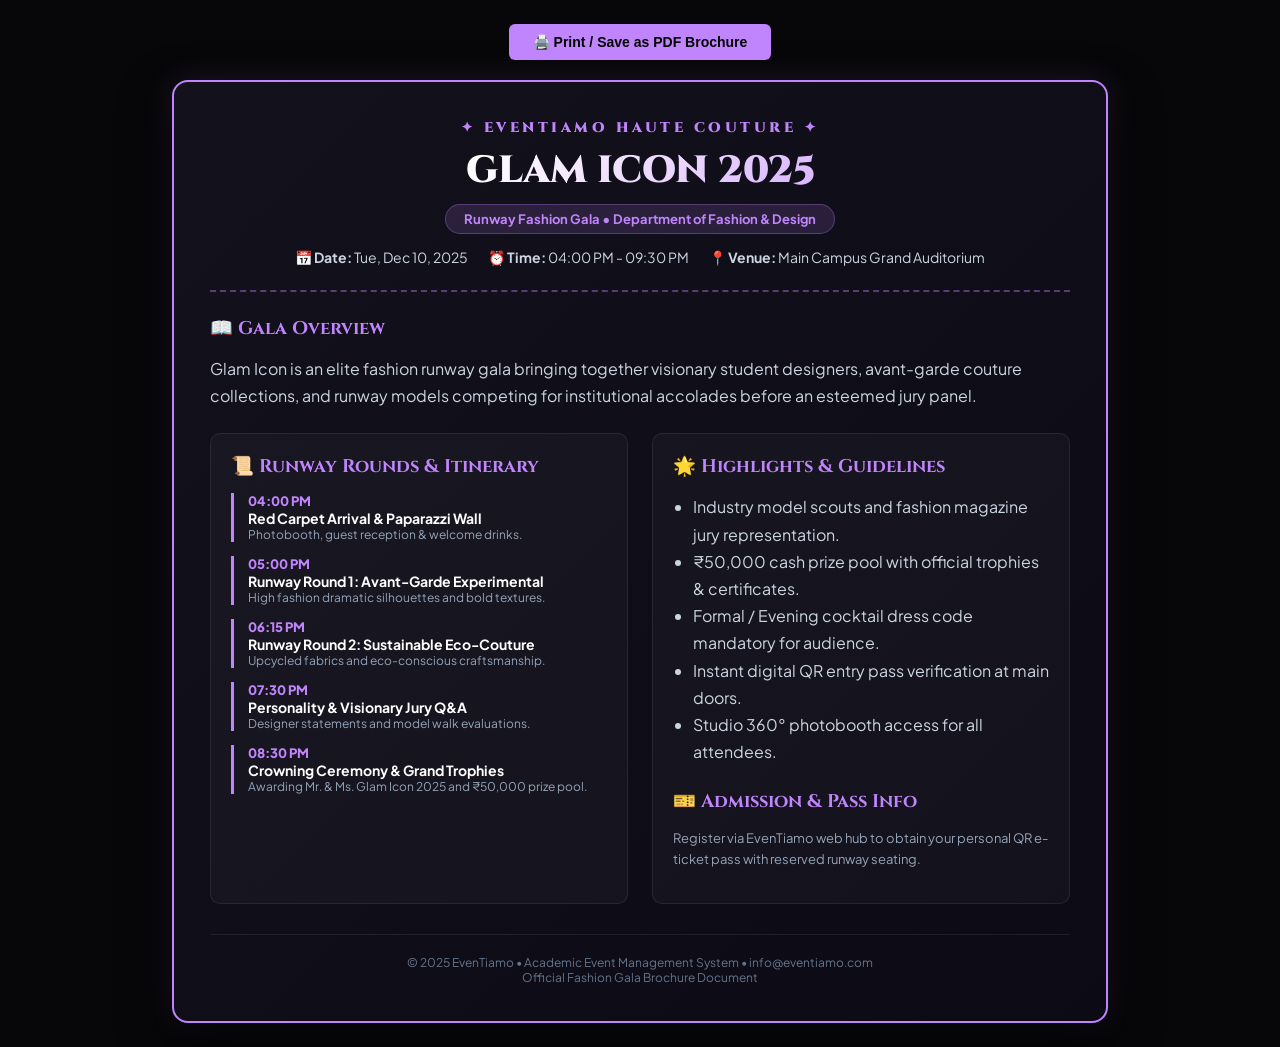
<file: brochures/Glam_Icon_Runway_Brochure.html>
<!DOCTYPE html>
<html lang="en">
<head>
  <meta charset="UTF-8">
  <title>Glam Icon 2025 — Official Fashion Gala Brochure</title>
  <style>
    @import url('https://fonts.googleapis.com/css2?family=Cinzel:wght@700;900&family=Plus+Jakarta+Sans:wght@400;500;600;700&display=swap');
    body { font-family: 'Plus Jakarta Sans', sans-serif; background: #070709; color: #f8fafc; margin: 0; padding: 24px; }
    .brochure-sheet { max-width: 860px; margin: 0 auto; background: linear-gradient(135deg, #13111c 0%, #0c0a14 100%); padding: 36px; border-radius: 16px; box-shadow: 0 20px 50px rgba(0,0,0,0.8), 0 0 30px rgba(192,132,252,0.15); border: 2px solid #c084fc; }
    .header { text-align: center; border-bottom: 2px dashed rgba(192,132,252,0.4); padding-bottom: 24px; margin-bottom: 24px; }
    .logo { font-family: 'Cinzel', serif; font-size: 14px; font-weight: 900; color: #c084fc; letter-spacing: 0.25em; text-transform: uppercase; }
    .title { font-family: 'Cinzel', serif; font-size: 38px; font-weight: 900; color: #fff; margin: 8px 0; background: linear-gradient(135deg, #fff 30%, #c084fc 100%); -webkit-background-clip: text; -webkit-text-fill-color: transparent; }
    .meta-pill { display: inline-block; background: rgba(192,132,252,0.15); color: #c084fc; border: 1px solid rgba(192,132,252,0.3); padding: 6px 18px; border-radius: 999px; font-size: 13px; font-weight: 700; }
    .meta-info { margin-top: 14px; font-size: 14px; color: #cbd5e1; display: flex; justify-content: center; gap: 20px; flex-wrap: wrap; }
    .grid { display: grid; grid-template-columns: 1fr 1fr; gap: 24px; margin-top: 24px; }
    .card { background: rgba(255,255,255,0.03); padding: 20px; border-radius: 10px; border: 1px solid rgba(255,255,255,0.08); }
    h3 { font-family: 'Cinzel', serif; color: #c084fc; margin-top: 0; margin-bottom: 14px; font-size: 1.15rem; display: flex; align-items: center; gap: 8px; }
    ul { padding-left: 20px; margin: 0; line-height: 1.7; color: #cbd5e1; }
    .timeline-item { margin-bottom: 14px; padding-left: 14px; border-left: 3px solid #c084fc; }
    .timeline-time { color: #c084fc; font-weight: 800; font-size: 13px; }
    .timeline-title { font-weight: 700; color: #fff; font-size: 14px; }
    .timeline-desc { font-size: 12px; color: #94a3b8; }
    .footer { margin-top: 30px; text-align: center; border-top: 1px solid rgba(255,255,255,0.08); padding-top: 20px; font-size: 12px; color: #64748b; }
    .btn-print { background: #c084fc; color: #000; font-weight: 800; border: none; padding: 10px 24px; border-radius: 6px; cursor: pointer; font-size: 14px; margin-bottom: 20px; transition: transform 0.2s; }
    .btn-print:hover { transform: scale(1.04); }
    @media print { .btn-actions { display: none; } body { padding: 0; background: #fff; color: #000; } .brochure-sheet { box-shadow: none; border: 2px solid #000; background: #fff; color: #000; } .title { -webkit-text-fill-color: #000; color: #000; } .card { background: #fff; border: 1px solid #ccc; color: #000; } ul, .timeline-desc, .meta-info { color: #333; } }
  </style>
</head>
<body>
  <div class="btn-actions" style="text-align:center;">
    <button class="btn-print" onclick="window.print()">🖨️ Print / Save as PDF Brochure</button>
  </div>
  <div class="brochure-sheet">
    <div class="header">
      <div class="logo">✦ EvenTiamo Haute Couture ✦</div>
      <div class="title">GLAM ICON 2025</div>
      <div class="meta-pill">Runway Fashion Gala • Department of Fashion & Design</div>
      <div class="meta-info">
        <span>📅 <strong>Date:</strong> Tue, Dec 10, 2025</span>
        <span>⏰ <strong>Time:</strong> 04:00 PM - 09:30 PM</span>
        <span>📍 <strong>Venue:</strong> Main Campus Grand Auditorium</span>
      </div>
    </div>

    <div>
      <h3>📖 Gala Overview</h3>
      <p style="line-height:1.7;color:#cbd5e1;margin-top:6px;">
        Glam Icon is an elite fashion runway gala bringing together visionary student designers, avant-garde couture collections, and runway models competing for institutional accolades before an esteemed jury panel.
      </p>
    </div>

    <div class="grid">
      <div class="card">
        <h3>📜 Runway Rounds & Itinerary</h3>
        <div class="timeline-item">
          <div class="timeline-time">04:00 PM</div>
          <div class="timeline-title">Red Carpet Arrival & Paparazzi Wall</div>
          <div class="timeline-desc">Photobooth, guest reception & welcome drinks.</div>
        </div>
        <div class="timeline-item">
          <div class="timeline-time">05:00 PM</div>
          <div class="timeline-title">Runway Round 1: Avant-Garde Experimental</div>
          <div class="timeline-desc">High fashion dramatic silhouettes and bold textures.</div>
        </div>
        <div class="timeline-item">
          <div class="timeline-time">06:15 PM</div>
          <div class="timeline-title">Runway Round 2: Sustainable Eco-Couture</div>
          <div class="timeline-desc">Upcycled fabrics and eco-conscious craftsmanship.</div>
        </div>
        <div class="timeline-item">
          <div class="timeline-time">07:30 PM</div>
          <div class="timeline-title">Personality & Visionary Jury Q&A</div>
          <div class="timeline-desc">Designer statements and model walk evaluations.</div>
        </div>
        <div class="timeline-item">
          <div class="timeline-time">08:30 PM</div>
          <div class="timeline-title">Crowning Ceremony & Grand Trophies</div>
          <div class="timeline-desc">Awarding Mr. & Ms. Glam Icon 2025 and ₹50,000 prize pool.</div>
        </div>
      </div>

      <div class="card">
        <h3>🌟 Highlights & Guidelines</h3>
        <ul>
          <li>Industry model scouts and fashion magazine jury representation.</li>
          <li>₹50,000 cash prize pool with official trophies & certificates.</li>
          <li>Formal / Evening cocktail dress code mandatory for audience.</li>
          <li>Instant digital QR entry pass verification at main doors.</li>
          <li>Studio 360° photobooth access for all attendees.</li>
        </ul>

        <h3 style="margin-top:24px;">🎫 Admission & Pass Info</h3>
        <p style="font-size:13px;color:#94a3b8;line-height:1.6;">
          Register via EvenTiamo web hub to obtain your personal QR e-ticket pass with reserved runway seating.
        </p>
      </div>
    </div>

    <div class="footer">
      © 2025 EvenTiamo • Academic Event Management System • info@eventiamo.com<br>
      Official Fashion Gala Brochure Document
    </div>
  </div>
</body>
</html>
</file>
<file: style.css>
/* ==========================================================================
   EvenTiamo — Modern Design System & Stylesheet
   Theme: Obsidian Gold & Glassmorphic Luminescence
   Typography: Outfit (Headings) & Plus Jakarta Sans (Body)
   ========================================================================== */

@import url('https://fonts.googleapis.com/css2?family=Outfit:wght@400;500;600;700;800;900&family=Plus+Jakarta+Sans:wght@300;400;500;600;700;800&display=swap');

/* --- CSS Variables & Design Tokens --- */
:root {
  --bg-primary: #070709;
  --bg-secondary: #0e0e13;
  --bg-card: rgba(18, 18, 24, 0.75);
  --bg-card-hover: rgba(26, 26, 36, 0.9);
  --bg-glass: rgba(255, 255, 255, 0.04);
  --bg-glass-heavy: rgba(14, 14, 20, 0.85);

  --accent-gold: #f3cf55;
  --accent-gold-bright: #ffd700;
  --accent-gold-dark: #b8860b;
  --gold-gradient: linear-gradient(135deg, #ffd700 0%, #ffaa00 50%, #e68a00 100%);
  --gold-glow: 0 0 25px rgba(243, 207, 85, 0.35);
  --gold-glow-subtle: 0 4px 20px rgba(243, 207, 85, 0.15);

  --text-primary: #ffffff;
  --text-secondary: #cbd5e1;
  --text-muted: #94a3b8;
  --text-gold: #f3cf55;

  --border-subtle: rgba(255, 255, 255, 0.08);
  --border-gold: rgba(243, 207, 85, 0.3);
  --border-gold-bright: rgba(255, 215, 0, 0.6);

  --success: #10b981;
  --success-bg: rgba(16, 185, 129, 0.15);
  --error: #ef4444;
  --error-bg: rgba(239, 68, 68, 0.15);
  --warning: #f59e0b;
  --info: #3b82f6;

  --radius-sm: 8px;
  --radius-md: 14px;
  --radius-lg: 20px;
  --radius-full: 9999px;

  --shadow-card: 0 10px 30px -5px rgba(0, 0, 0, 0.6), 0 0 1px 1px rgba(255, 255, 255, 0.05);
  --shadow-lg: 0 20px 40px -10px rgba(0, 0, 0, 0.8);
  --transition: all 0.3s cubic-bezier(0.16, 1, 0.3, 1);
}

/* --- Base & Reset --- */
*,
*::before,
*::after {
  box-sizing: border-box;
  margin: 0;
  padding: 0;
}

html {
  scroll-behavior: smooth;
  color-scheme: dark;
}

body {
  font-family: 'Plus Jakarta Sans', -apple-system, BlinkMacSystemFont, 'Segoe UI', Roboto, sans-serif;
  background-color: var(--bg-primary);
  background-image:
    radial-gradient(circle at 15% 15%, rgba(243, 207, 85, 0.04) 0%, transparent 40%),
    radial-gradient(circle at 85% 65%, rgba(212, 175, 55, 0.04) 0%, transparent 40%);
  background-attachment: fixed;
  color: var(--text-primary);
  line-height: 1.6;
  overflow-x: hidden;
  min-height: 100vh;
  -webkit-font-smoothing: antialiased;
}

h1,
h2,
h3,
h4,
h5,
h6 {
  font-family: 'Outfit', sans-serif;
  color: var(--text-primary);
  font-weight: 700;
  line-height: 1.2;
  letter-spacing: -0.02em;
}

a {
  color: inherit;
  text-decoration: none;
  transition: var(--transition);
}

img {
  max-width: 100%;
  height: auto;
  display: block;
}

button,
input,
select,
textarea {
  font-family: inherit;
  font-size: inherit;
}

/* --- Utilities & Typography --- */
.text-gold {
  color: var(--text-gold);
}

.text-muted {
  color: var(--text-muted);
}

.small-muted {
  color: var(--text-muted);
  font-size: 0.88rem;
}

.font-heading {
  font-family: 'Outfit', sans-serif;
}

.pill {
  display: inline-flex;
  align-items: center;
  gap: 6px;
  padding: 5px 14px;
  font-size: 0.8rem;
  font-weight: 700;
  text-transform: uppercase;
  letter-spacing: 0.06em;
  border-radius: var(--radius-full);
  background: rgba(243, 207, 85, 0.12);
  color: var(--accent-gold);
  border: 1px solid var(--border-gold);
  width: fit-content;
  backdrop-filter: blur(8px);
}

.pill-live {
  background: rgba(239, 68, 68, 0.15);
  color: #f87171;
  border-color: rgba(239, 68, 68, 0.3);
}

.pill-live::before {
  content: '';
  width: 6px;
  height: 6px;
  background: #ef4444;
  border-radius: 50%;
  animation: pulse 1.5s infinite;
}

.pill-rating {
  background: rgba(245, 158, 11, 0.15);
  color: #fbbf24;
  border-color: rgba(245, 158, 11, 0.3);
}

@keyframes pulse {

  0%,
  100% {
    transform: scale(1);
    opacity: 1;
  }

  50% {
    transform: scale(1.5);
    opacity: 0.4;
  }
}

/* --- Buttons & CTAs --- */
.btn,
.cta-primary {
  display: inline-flex;
  align-items: center;
  justify-content: center;
  gap: 8px;
  padding: 11px 22px;
  background: var(--gold-gradient);
  color: #080808;
  font-family: 'Outfit', sans-serif;
  font-weight: 700;
  font-size: 0.95rem;
  border-radius: var(--radius-sm);
  border: none;
  cursor: pointer;
  box-shadow: var(--gold-glow-subtle);
  transition: var(--transition);
  text-align: center;
}

.btn:hover,
.cta-primary:hover {
  transform: translateY(-2px);
  box-shadow: var(--gold-glow);
  filter: brightness(1.08);
}

.btn:active,
.cta-primary:active {
  transform: translateY(0);
}

.btn-secondary,
.cta-ghost {
  display: inline-flex;
  align-items: center;
  justify-content: center;
  gap: 8px;
  padding: 10px 20px;
  background: var(--bg-glass);
  color: var(--text-primary);
  font-family: 'Outfit', sans-serif;
  font-weight: 600;
  font-size: 0.95rem;
  border-radius: var(--radius-sm);
  border: 1px solid var(--border-subtle);
  cursor: pointer;
  backdrop-filter: blur(10px);
  transition: var(--transition);
}

.btn-secondary:hover,
.cta-ghost:hover {
  background: rgba(255, 255, 255, 0.08);
  border-color: var(--border-gold);
  color: var(--accent-gold);
  transform: translateY(-2px);
}

.btn-sm {
  padding: 7px 14px;
  font-size: 0.85rem;
  border-radius: 6px;
}

.btn-full {
  width: 100%;
}

/* ==========================================================================
   NAVIGATION
   ========================================================================== */
.navbar {
  position: fixed;
  top: 0;
  left: 0;
  right: 0;
  height: 72px;
  padding: 0 40px;
  display: flex;
  align-items: center;
  justify-content: space-between;
  background: rgba(7, 7, 9, 0.75);
  backdrop-filter: blur(16px);
  -webkit-backdrop-filter: blur(16px);
  border-bottom: 1px solid var(--border-subtle);
  z-index: 1000;
  transition: var(--transition);
}

.navbar.scrolled {
  background: rgba(7, 7, 9, 0.92);
  box-shadow: 0 4px 25px rgba(0, 0, 0, 0.5);
  border-bottom-color: rgba(243, 207, 85, 0.15);
}

.logo {
  display: flex;
  align-items: center;
  gap: 10px;
  font-family: 'Outfit', sans-serif;
  font-size: 1.5rem;
  font-weight: 800;
  background: var(--gold-gradient);
  -webkit-background-clip: text;
  -webkit-text-fill-color: transparent;
  letter-spacing: -0.01em;
}

.logo a {
  background: var(--gold-gradient);
  -webkit-background-clip: text;
  -webkit-text-fill-color: transparent;
}

.nav-links {
  display: flex;
  align-items: center;
  gap: 28px;
  list-style: none;
}

.nav-links a {
  color: var(--text-secondary);
  font-weight: 500;
  font-size: 0.95rem;
  position: relative;
  padding: 6px 0;
}

.nav-links a::after {
  content: '';
  position: absolute;
  bottom: 0;
  left: 0;
  width: 0;
  height: 2px;
  background: var(--accent-gold);
  transition: width 0.3s ease;
  border-radius: 2px;
}

.nav-links a:hover {
  color: var(--text-primary);
}

.nav-links a:hover::after {
  width: 100%;
}

.nav-actions {
  display: flex;
  align-items: center;
  gap: 14px;
}

.nav-toggle {
  display: none;
  background: none;
  border: none;
  color: var(--text-primary);
  font-size: 1.6rem;
  cursor: pointer;
  padding: 6px;
}

/* Mobile Drawer */
@media (max-width: 860px) {
  .navbar {
    padding: 0 20px;
    height: 64px;
  }

  .nav-links {
    display: none;
  }

  .nav-toggle {
    display: block;
  }

  .nav-links.active {
    display: flex;
    flex-direction: column;
    position: absolute;
    top: 64px;
    left: 0;
    right: 0;
    background: rgba(10, 10, 15, 0.98);
    backdrop-filter: blur(20px);
    padding: 24px;
    gap: 20px;
    border-bottom: 1px solid var(--border-gold);
    box-shadow: var(--shadow-lg);
    animation: slideDown 0.3s ease forwards;
  }
}

@keyframes slideDown {
  from {
    opacity: 0;
    transform: translateY(-10px);
  }

  to {
    opacity: 1;
    transform: translateY(0);
  }
}

/* ==========================================================================
   HERO SECTION
   ========================================================================== */
.hero {
  position: relative;
  min-height: 92vh;
  display: flex;
  align-items: center;
  justify-content: center;
  padding: 120px 24px 60px;
  background: url("images/hero.jpg") center/cover no-repeat;
  text-align: center;
  overflow: hidden;
}

.hero-overlay {
  position: absolute;
  inset: 0;
  background: radial-gradient(circle at center, rgba(7, 7, 9, 0.6) 0%, rgba(7, 7, 9, 0.92) 80%, #070709 100%),
    linear-gradient(180deg, rgba(7, 7, 9, 0.3) 0%, rgba(7, 7, 9, 0.95) 100%);
  z-index: 1;
}

.hero-content {
  position: relative;
  z-index: 2;
  max-width: 900px;
  margin: 0 auto;
}

.hero-badge {
  margin-bottom: 20px;
}

.hero-title {
  font-size: clamp(2.8rem, 7vw, 5.2rem);
  font-weight: 800;
  color: #fff;
  letter-spacing: -0.03em;
  line-height: 1.08;
  margin-bottom: 18px;
}

.hero-title .highlight {
  background: var(--gold-gradient);
  -webkit-background-clip: text;
  -webkit-text-fill-color: transparent;
  filter: drop-shadow(0 2px 20px rgba(243, 207, 85, 0.3));
}

.hero-sub {
  font-size: clamp(1.05rem, 2vw, 1.35rem);
  color: var(--text-secondary);
  max-width: 650px;
  margin: 0 auto 36px;
  font-weight: 400;
}

.hero-buttons {
  display: flex;
  gap: 16px;
  justify-content: center;
  flex-wrap: wrap;
  margin-bottom: 48px;
}

.hero-stats {
  display: grid;
  grid-template-columns: repeat(auto-fit, minmax(140px, 1fr));
  gap: 20px;
  max-width: 750px;
  margin: 0 auto;
  padding: 22px;
  background: var(--bg-glass);
  backdrop-filter: blur(16px);
  border: 1px solid var(--border-subtle);
  border-radius: var(--radius-md);
}

.stat-item {
  display: flex;
  flex-direction: column;
  align-items: center;
}

.stat-num {
  font-family: 'Outfit', sans-serif;
  font-size: 2rem;
  font-weight: 800;
  color: var(--accent-gold);
}

.stat-label {
  font-size: 0.85rem;
  color: var(--text-muted);
  font-weight: 500;
}

/* ==========================================================================
   SECTIONS & LAYOUT
   ========================================================================== */
.section {
  padding: 100px 30px;
  position: relative;
}

.section-inner {
  max-width: 1200px;
  margin: 0 auto;
}

.section-header {
  text-align: center;
  max-width: 700px;
  margin: 0 auto 50px;
}

.section-subtitle {
  color: var(--accent-gold);
  font-size: 0.88rem;
  font-weight: 700;
  text-transform: uppercase;
  letter-spacing: 0.1em;
  margin-bottom: 8px;
  display: block;
}

.section-title {
  font-size: clamp(2rem, 4vw, 2.8rem);
  font-weight: 800;
  margin-bottom: 14px;
}

.section-desc {
  color: var(--text-secondary);
  font-size: 1.05rem;
}

/* ==========================================================================
   EVENTS GRID & CARDS
   ========================================================================== */
.event-filters {
  display: flex;
  align-items: center;
  justify-content: center;
  gap: 12px;
  flex-wrap: wrap;
  margin-bottom: 40px;
}

.filter-btn {
  padding: 8px 18px;
  border-radius: var(--radius-full);
  background: var(--bg-glass);
  border: 1px solid var(--border-subtle);
  color: var(--text-secondary);
  font-weight: 600;
  font-size: 0.9rem;
  cursor: pointer;
  transition: var(--transition);
}

.filter-btn:hover,
.filter-btn.active {
  background: var(--accent-gold);
  color: #070709;
  border-color: var(--accent-gold);
  box-shadow: var(--gold-glow-subtle);
}

.search-bar-wrapper {
  max-width: 480px;
  margin: 0 auto 32px;
  position: relative;
}

.search-bar {
  width: 100%;
  padding: 12px 20px 12px 44px;
  background: var(--bg-card);
  border: 1px solid var(--border-subtle);
  border-radius: var(--radius-full);
  color: #fff;
  font-size: 0.95rem;
  transition: var(--transition);
}

.search-bar:focus {
  outline: none;
  border-color: var(--accent-gold);
  box-shadow: 0 0 15px rgba(243, 207, 85, 0.2);
}

.search-icon {
  position: absolute;
  left: 16px;
  top: 50%;
  transform: translateY(-50%);
  color: var(--text-muted);
  pointer-events: none;
}

.event-grid {
  display: grid;
  grid-template-columns: repeat(auto-fill, minmax(320px, 1fr));
  gap: 30px;
}

.event-card {
  background: var(--bg-card);
  border: 1px solid var(--border-subtle);
  border-radius: var(--radius-md);
  overflow: hidden;
  transition: var(--transition);
  display: flex;
  flex-direction: column;
  box-shadow: var(--shadow-card);
  position: relative;
}

.event-card:hover {
  transform: translateY(-8px);
  border-color: var(--border-gold);
  box-shadow: 0 18px 40px -10px rgba(0, 0, 0, 0.8), var(--gold-glow-subtle);
}

.event-card-img-wrap {
  position: relative;
  height: 220px;
  overflow: hidden;
  background: #111;
}

.event-card img {
  width: 100%;
  height: 100%;
  object-fit: cover;
  transition: transform 0.6s cubic-bezier(0.16, 1, 0.3, 1);
}

.event-card:hover img {
  transform: scale(1.08);
}

.event-card-badge {
  position: absolute;
  top: 14px;
  left: 14px;
  z-index: 2;
}

.event-card-date {
  position: absolute;
  bottom: 14px;
  right: 14px;
  background: rgba(7, 7, 9, 0.85);
  backdrop-filter: blur(8px);
  padding: 6px 12px;
  border-radius: var(--radius-sm);
  border: 1px solid var(--border-subtle);
  font-family: 'Outfit', sans-serif;
  font-weight: 700;
  font-size: 0.82rem;
  color: var(--accent-gold);
  z-index: 2;
}

.event-card-body {
  padding: 24px;
  display: flex;
  flex-direction: column;
  flex-grow: 1;
}

.event-card-dept {
  font-size: 0.82rem;
  color: var(--text-muted);
  text-transform: uppercase;
  letter-spacing: 0.05em;
  font-weight: 600;
  margin-bottom: 6px;
}

.event-card-title {
  font-size: 1.35rem;
  font-weight: 700;
  margin-bottom: 10px;
  color: #fff;
  transition: var(--transition);
}

.event-card:hover .event-card-title {
  color: var(--accent-gold);
}

.event-card-desc {
  color: var(--text-secondary);
  font-size: 0.92rem;
  line-height: 1.5;
  margin-bottom: 18px;
  flex-grow: 1;
}

.event-card-meta {
  display: flex;
  align-items: center;
  gap: 16px;
  padding: 12px 0;
  border-top: 1px solid var(--border-subtle);
  margin-bottom: 18px;
  font-size: 0.85rem;
  color: var(--text-muted);
}

.event-card-meta-item {
  display: flex;
  align-items: center;
  gap: 6px;
}

.event-card-footer {
  display: flex;
  gap: 10px;
}

/* Capacity Tracker Bar */
.capacity-bar-wrapper {
  margin-bottom: 14px;
}

.capacity-info {
  display: flex;
  justify-content: space-between;
  font-size: 0.8rem;
  color: var(--text-muted);
  margin-bottom: 4px;
}

.capacity-bar {
  height: 6px;
  background: rgba(255, 255, 255, 0.08);
  border-radius: var(--radius-full);
  overflow: hidden;
}

.capacity-progress {
  height: 100%;
  background: var(--gold-gradient);
  border-radius: var(--radius-full);
  transition: width 0.8s ease;
}

/* ==========================================================================
   EVENT DETAIL PAGES
   ========================================================================== */
.event-hero {
  position: relative;
  min-height: 520px;
  padding-top: 100px;
  padding-bottom: 40px;
  background-size: cover;
  background-position: center;
  display: flex;
  align-items: center;
}

.event-hero .overlay {
  position: absolute;
  inset: 0;
  background: linear-gradient(180deg, rgba(7, 7, 9, 0.7) 0%, rgba(7, 7, 9, 0.92) 80%, #070709 100%),
    radial-gradient(circle at 20% 40%, rgba(243, 207, 85, 0.08) 0%, transparent 60%);
  z-index: 1;
}

.hero-inner {
  position: relative;
  z-index: 2;
  width: 100%;
  max-width: 1200px;
  margin: 0 auto;
  padding: 20px;
  display: grid;
  grid-template-columns: 1.2fr 0.8fr;
  gap: 40px;
  align-items: center;
}

.hero-left {
  display: flex;
  flex-direction: column;
  gap: 14px;
}

.breadcrumbs {
  display: flex;
  align-items: center;
  gap: 8px;
  font-size: 0.85rem;
  color: var(--text-muted);
  margin-bottom: 6px;
}

.breadcrumbs a:hover {
  color: var(--accent-gold);
}

.event-title {
  font-size: clamp(2.4rem, 5vw, 3.8rem);
  font-weight: 800;
  color: #fff;
  letter-spacing: -0.02em;
}

.event-meta {
  display: flex;
  flex-wrap: wrap;
  gap: 16px;
  color: var(--text-secondary);
  font-size: 0.95rem;
}

.event-meta span {
  display: flex;
  align-items: center;
  gap: 6px;
}

.hero-right {
  display: flex;
  justify-content: flex-end;
}

/* Registration Glass Panel */
.register-panel {
  background: var(--bg-glass-heavy);
  backdrop-filter: blur(24px);
  -webkit-backdrop-filter: blur(24px);
  border: 1px solid var(--border-gold);
  border-radius: var(--radius-lg);
  padding: 30px;
  width: 100%;
  max-width: 440px;
  box-shadow: var(--shadow-lg), var(--gold-glow-subtle);
}

.register-panel h3 {
  font-size: 1.4rem;
  color: var(--accent-gold);
  margin-bottom: 6px;
}

.register-subtitle {
  color: var(--text-muted);
  font-size: 0.85rem;
  margin-bottom: 20px;
}

.form-row {
  margin-bottom: 16px;
}

.form-row label {
  display: block;
  font-size: 0.84rem;
  font-weight: 600;
  color: var(--text-secondary);
  margin-bottom: 6px;
}

.form-row input,
.form-row select,
.form-row textarea {
  width: 100%;
  padding: 12px 16px;
  background: rgba(0, 0, 0, 0.4);
  border: 1px solid var(--border-subtle);
  border-radius: var(--radius-sm);
  color: #fff;
  font-size: 0.92rem;
  transition: var(--transition);
}

.form-row input:focus,
.form-row select:focus,
.form-row textarea:focus {
  outline: none;
  border-color: var(--accent-gold);
  background: rgba(0, 0, 0, 0.6);
  box-shadow: 0 0 12px rgba(243, 207, 85, 0.2);
}

.form-note {
  font-size: 0.88rem;
  margin-top: 12px;
  padding: 10px;
  border-radius: var(--radius-sm);
  display: none;
  line-height: 1.4;
}

.form-note.success {
  display: block;
  background: var(--success-bg);
  border: 1px solid rgba(16, 185, 129, 0.3);
  color: #34d399;
}

.form-note.error {
  display: block;
  background: var(--error-bg);
  border: 1px solid rgba(239, 68, 68, 0.3);
  color: #f87171;
}

/* Details Grid */
.details-grid {
  display: grid;
  grid-template-columns: 2fr 1fr;
  gap: 36px;
  margin-top: 30px;
}

.detail-card {
  background: var(--bg-card);
  border: 1px solid var(--border-subtle);
  border-radius: var(--radius-md);
  padding: 28px;
  margin-bottom: 24px;
}

.detail-card h3,
.detail-card h4 {
  font-size: 1.3rem;
  color: var(--accent-gold);
  margin-bottom: 16px;
  display: flex;
  align-items: center;
  gap: 10px;
}

/* Lineup / Schedule Timeline */
.lineup-list {
  list-style: none;
  position: relative;
  padding-left: 20px;
}

.lineup-list::before {
  content: '';
  position: absolute;
  left: 6px;
  top: 8px;
  bottom: 8px;
  width: 2px;
  background: var(--border-gold);
}

.lineup-item {
  position: relative;
  margin-bottom: 18px;
  padding-left: 14px;
}

.lineup-item::before {
  content: '';
  position: absolute;
  left: -18px;
  top: 6px;
  width: 10px;
  height: 10px;
  border-radius: 50%;
  background: var(--accent-gold);
  box-shadow: 0 0 10px var(--accent-gold);
}

.lineup-time {
  font-size: 0.8rem;
  font-weight: 700;
  color: var(--accent-gold);
  text-transform: uppercase;
}

.lineup-title {
  font-size: 1rem;
  font-weight: 600;
  color: #fff;
}

.lineup-desc {
  font-size: 0.85rem;
  color: var(--text-muted);
}

/* Highlights List */
.highlights-list {
  list-style: none;
  display: flex;
  flex-direction: column;
  gap: 12px;
}

.highlights-list li {
  display: flex;
  align-items: center;
  gap: 10px;
  color: var(--text-secondary);
  font-size: 0.92rem;
}

.highlights-list li span.icon {
  color: var(--accent-gold);
}

/* Event Countdown Banner */
.countdown-box {
  background: rgba(243, 207, 85, 0.06);
  border: 1px solid var(--border-gold);
  border-radius: var(--radius-md);
  padding: 18px;
  display: grid;
  grid-template-columns: repeat(4, 1fr);
  gap: 10px;
  text-align: center;
  margin-bottom: 24px;
}

.countdown-unit {
  display: flex;
  flex-direction: column;
}

.countdown-val {
  font-family: 'Outfit', sans-serif;
  font-size: 1.6rem;
  font-weight: 800;
  color: var(--accent-gold);
}

.countdown-lbl {
  font-size: 0.72rem;
  color: var(--text-muted);
  text-transform: uppercase;
}

/* Venue Card */
.venue-card {
  display: flex;
  gap: 16px;
  align-items: flex-start;
  padding: 16px;
  background: rgba(0, 0, 0, 0.3);
  border-radius: var(--radius-sm);
  border: 1px solid var(--border-subtle);
  margin-top: 16px;
}

.venue-icon {
  font-size: 1.8rem;
  color: var(--accent-gold);
}

/* Back Link */
.back-link {
  display: inline-flex;
  align-items: center;
  gap: 8px;
  color: var(--accent-gold);
  font-weight: 600;
  font-size: 0.95rem;
  margin-bottom: 20px;
  transition: var(--transition);
}

.back-link:hover {
  transform: translateX(-4px);
  color: #fff;
}

/* ==========================================================================
   INTERACTIVE FEEDBACK & STAR RATING SYSTEM
   ========================================================================== */
.star-rating-input {
  display: flex;
  gap: 8px;
  font-size: 1.8rem;
  cursor: pointer;
  margin: 6px 0 14px;
}

.star-rating-input span {
  color: #4b5563;
  transition: transform 0.2s ease, color 0.2s ease;
}

.star-rating-input span.active,
.star-rating-input span:hover,
.star-rating-input span.hover {
  color: #f59e0b;
  transform: scale(1.15);
}

.rating-summary-box {
  background: rgba(255, 255, 255, 0.03);
  border: 1px solid var(--border-gold);
  border-radius: var(--radius-md);
  padding: 24px;
  display: grid;
  grid-template-columns: 140px 1fr;
  gap: 24px;
  align-items: center;
  margin-bottom: 28px;
}

.rating-score-circle {
  text-align: center;
  border-right: 1px solid var(--border-subtle);
  padding-right: 20px;
}

.score-num {
  font-family: 'Outfit', sans-serif;
  font-size: 3.2rem;
  font-weight: 900;
  color: var(--accent-gold);
  line-height: 1;
}

.score-stars {
  color: #f59e0b;
  font-size: 1.1rem;
  margin: 4px 0;
}

.score-total {
  font-size: 0.8rem;
  color: var(--text-muted);
}

.rating-bars {
  display: flex;
  flex-direction: column;
  gap: 6px;
}

.rating-bar-row {
  display: flex;
  align-items: center;
  gap: 10px;
  font-size: 0.82rem;
  color: var(--text-muted);
}

.rating-bar-track {
  flex: 1;
  height: 6px;
  background: rgba(255, 255, 255, 0.08);
  border-radius: var(--radius-full);
  overflow: hidden;
}

.rating-bar-fill {
  height: 100%;
  background: #f59e0b;
  border-radius: var(--radius-full);
}

.reviews-stream {
  display: flex;
  flex-direction: column;
  gap: 16px;
  margin-top: 20px;
}

.review-card {
  background: rgba(255, 255, 255, 0.02);
  border: 1px solid var(--border-subtle);
  border-radius: var(--radius-sm);
  padding: 16px 20px;
  transition: var(--transition);
}

.review-card:hover {
  border-color: var(--border-gold);
  background: rgba(255, 255, 255, 0.04);
}

.review-card-header {
  display: flex;
  justify-content: space-between;
  align-items: center;
  margin-bottom: 8px;
}

.review-author {
  font-weight: 700;
  color: #fff;
  font-size: 0.95rem;
}

.review-stars {
  color: #f59e0b;
  font-size: 0.95rem;
}

.review-text {
  color: var(--text-secondary);
  font-size: 0.9rem;
  line-height: 1.5;
}

.review-date {
  font-size: 0.75rem;
  color: var(--text-muted);
  margin-top: 6px;
}

/* ==========================================================================
   GALLERY
   ========================================================================== */
.gallery-grid {
  display: grid;
  grid-template-columns: repeat(auto-fill, minmax(280px, 1fr));
  gap: 16px;
}

.gallery-item {
  position: relative;
  height: 220px;
  border-radius: var(--radius-md);
  overflow: hidden;
  cursor: pointer;
  background: #111;
  border: 1px solid var(--border-subtle);
  transition: var(--transition);
}

.gallery-item:hover {
  transform: translateY(-4px);
  border-color: var(--border-gold);
  box-shadow: var(--gold-glow-subtle);
}

.gallery-item img {
  width: 100%;
  height: 100%;
  object-fit: cover;
  transition: transform 0.5s ease;
}

.gallery-item:hover img {
  transform: scale(1.08);
}

.gallery-overlay {
  position: absolute;
  inset: 0;
  background: linear-gradient(0deg, rgba(0, 0, 0, 0.7) 0%, transparent 60%);
  opacity: 0;
  display: flex;
  align-items: flex-end;
  padding: 14px;
  color: #fff;
  font-size: 0.85rem;
  font-weight: 600;
  transition: opacity 0.3s ease;
}

.gallery-item:hover .gallery-overlay {
  opacity: 1;
}

/* ==========================================================================
   MODAL & LIGHTBOX
   ========================================================================== */
#modal {
  position: fixed;
  inset: 0;
  background: rgba(0, 0, 0, 0.92);
  backdrop-filter: blur(12px);
  display: none;
  align-items: center;
  justify-content: center;
  z-index: 10000;
  padding: 24px;
  opacity: 0;
  transition: opacity 0.3s ease;
}

#modal.visible {
  display: flex;
  opacity: 1;
}

#modal-content {
  position: relative;
  max-width: 90vw;
  max-height: 85vh;
  display: flex;
  flex-direction: column;
  align-items: center;
}

#modal img {
  max-width: 100%;
  max-height: 80vh;
  border-radius: var(--radius-md);
  border: 1px solid var(--border-gold);
  box-shadow: 0 0 30px rgba(0, 0, 0, 0.8);
}

#modal-caption {
  margin-top: 12px;
  color: var(--text-secondary);
  font-size: 0.95rem;
}

#modal-close {
  position: absolute;
  top: -40px;
  right: 0;
  background: none;
  border: none;
  color: #fff;
  font-size: 28px;
  cursor: pointer;
  transition: var(--transition);
}

#modal-close:hover {
  color: var(--accent-gold);
  transform: scale(1.15);
}

/* ==========================================================================
   E-TICKET POPUP MODAL
   ========================================================================== */
#ticketModal {
  position: fixed;
  inset: 0;
  background: rgba(0, 0, 0, 0.88);
  backdrop-filter: blur(16px);
  display: none;
  align-items: center;
  justify-content: center;
  z-index: 10000;
  padding: 20px;
  overflow-y: auto;
}

#ticketModal.visible {
  display: flex;
}

.ticket-container {
  background: #101016;
  border: 2px solid var(--accent-gold);
  border-radius: var(--radius-lg);
  max-width: 440px;
  width: 100%;
  padding: 30px;
  box-shadow: 0 0 40px rgba(243, 207, 85, 0.25);
  position: relative;
  text-align: center;
  animation: zoomIn 0.3s ease forwards;
}

.ticket-header {
  border-bottom: 2px dashed rgba(243, 207, 85, 0.3);
  padding-bottom: 16px;
  margin-bottom: 18px;
}

.ticket-brand {
  font-size: 1.4rem;
  font-weight: 800;
  color: var(--accent-gold);
}

.ticket-event-name {
  font-size: 1.6rem;
  font-weight: 800;
  color: #fff;
  margin: 4px 0;
}

.ticket-qr-wrap {
  background: #fff;
  padding: 16px;
  border-radius: var(--radius-md);
  display: inline-block;
  margin: 14px 0;
  box-shadow: 0 4px 15px rgba(0, 0, 0, 0.3);
}

.ticket-qr-wrap svg,
.ticket-qr-wrap img {
  display: block;
}

.ticket-id {
  font-family: monospace;
  font-size: 1.1rem;
  font-weight: 700;
  color: var(--accent-gold);
  letter-spacing: 0.1em;
  background: rgba(0, 0, 0, 0.5);
  padding: 6px 14px;
  border-radius: var(--radius-full);
  display: inline-block;
  margin-bottom: 16px;
}

.ticket-details-grid {
  display: grid;
  grid-template-columns: 1fr 1fr;
  gap: 12px;
  text-align: left;
  background: rgba(255, 255, 255, 0.03);
  padding: 14px;
  border-radius: var(--radius-sm);
  margin-bottom: 20px;
  font-size: 0.85rem;
}

.ticket-field-label {
  color: var(--text-muted);
  font-size: 0.75rem;
  text-transform: uppercase;
}

.ticket-field-value {
  color: #fff;
  font-weight: 600;
}

.ticket-actions {
  display: flex;
  gap: 10px;
  justify-content: center;
}

/* ==========================================================================
   ABOUT & CAMPUS LIFE
   ========================================================================== */
.about-inner {
  max-width: 800px;
  margin: 0 auto;
  text-align: center;
}

.about-text {
  font-size: 1.15rem;
  color: var(--text-secondary);
  line-height: 1.8;
  margin-bottom: 30px;
}

.features-grid {
  display: grid;
  grid-template-columns: repeat(auto-fit, minmax(240px, 1fr));
  gap: 24px;
  margin-top: 50px;
}

.feature-card {
  background: var(--bg-card);
  border: 1px solid var(--border-subtle);
  border-radius: var(--radius-md);
  padding: 28px;
  text-align: left;
  transition: var(--transition);
}

.feature-card:hover {
  transform: translateY(-6px);
  border-color: var(--border-gold);
}

.feature-icon {
  font-size: 2rem;
  color: var(--accent-gold);
  margin-bottom: 16px;
}

.feature-title {
  font-size: 1.15rem;
  font-weight: 700;
  margin-bottom: 8px;
}

.feature-desc {
  font-size: 0.9rem;
  color: var(--text-muted);
}

/* ==========================================================================
   FOOTER
   ========================================================================== */
.footer {
  background: #040406;
  border-top: 1px solid var(--border-subtle);
  padding: 60px 30px 30px;
  color: var(--text-muted);
}

.footer-inner {
  max-width: 1200px;
  margin: 0 auto;
  display: grid;
  grid-template-columns: 2fr 1fr 1fr 1fr;
  gap: 40px;
  margin-bottom: 40px;
}

.footer-brand .logo {
  margin-bottom: 12px;
}

.footer-desc {
  color: var(--text-muted);
  font-size: 0.9rem;
  max-width: 320px;
}

.footer-col h4 {
  color: #fff;
  font-size: 1rem;
  margin-bottom: 16px;
}

.footer-col ul {
  list-style: none;
  display: flex;
  flex-direction: column;
  gap: 10px;
}

.footer-col a {
  color: var(--text-muted);
  font-size: 0.88rem;
}

.footer-col a:hover {
  color: var(--accent-gold);
}

.footer-bottom {
  max-width: 1200px;
  margin: 0 auto;
  padding-top: 24px;
  border-top: 1px solid rgba(255, 255, 255, 0.05);
  display: flex;
  justify-content: space-between;
  align-items: center;
  font-size: 0.85rem;
  flex-wrap: wrap;
  gap: 12px;
}

/* ==========================================================================
   ANIMATIONS & KEYFRAMES
   ========================================================================== */
.animate-fade-up {
  opacity: 0;
  transform: translateY(24px);
  animation: fadeUp 0.8s cubic-bezier(0.16, 1, 0.3, 1) forwards;
}

.animate-zoom-in {
  opacity: 0;
  transform: scale(0.92);
  animation: zoomIn 0.7s cubic-bezier(0.16, 1, 0.3, 1) forwards;
}

.delay-1 {
  animation-delay: 0.15s;
}

.delay-2 {
  animation-delay: 0.3s;
}

.delay-3 {
  animation-delay: 0.45s;
}

@keyframes fadeUp {
  to {
    opacity: 1;
    transform: translateY(0);
  }
}

@keyframes zoomIn {
  to {
    opacity: 1;
    transform: scale(1);
  }
}

/* Toast Notifications */
#toast-container {
  position: fixed;
  bottom: 24px;
  right: 24px;
  z-index: 100000;
  display: flex;
  flex-direction: column;
  gap: 10px;
}

.toast {
  background: var(--bg-glass-heavy);
  backdrop-filter: blur(16px);
  border: 1px solid var(--border-gold);
  color: #fff;
  padding: 12px 20px;
  border-radius: var(--radius-sm);
  box-shadow: var(--shadow-lg);
  display: flex;
  align-items: center;
  gap: 10px;
  font-size: 0.9rem;
  animation: slideInRight 0.3s ease forwards;
}

@keyframes slideInRight {
  from {
    transform: translateX(100%);
    opacity: 0;
  }

  to {
    transform: translateX(0);
    opacity: 1;
  }
}

/* ==========================================================================
   ADMIN & SCANNER SPECIFIC OVERRIDES / STYLES
   ========================================================================== */
.admin-badge-checked {
  background: var(--success-bg);
  color: #34d399;
  border: 1px solid rgba(16, 185, 129, 0.3);
  padding: 4px 10px;
  border-radius: var(--radius-full);
  font-size: 0.75rem;
  font-weight: 700;
}

.admin-badge-pending {
  background: rgba(245, 158, 11, 0.15);
  color: #fbbf24;
  border: 1px solid rgba(245, 158, 11, 0.3);
  padding: 4px 10px;
  border-radius: var(--radius-full);
  font-size: 0.75rem;
  font-weight: 700;
}

.table-responsive {
  width: 100%;
  overflow-x: auto;
  border-radius: var(--radius-md);
  border: 1px solid var(--border-subtle);
  background: var(--bg-card);
}

/* Responsive adjustments */
@media (max-width: 900px) {
  .hero-inner {
    grid-template-columns: 1fr;
  }

  .hero-right {
    justify-content: center;
  }

  .details-grid {
    grid-template-columns: 1fr;
  }

  .footer-inner {
    grid-template-columns: 1fr 1fr;
  }

  .rating-summary-box {
    grid-template-columns: 1fr;
    text-align: center;
  }

  .rating-score-circle {
    border-right: none;
    border-bottom: 1px solid var(--border-subtle);
    padding-right: 0;
    padding-bottom: 16px;
  }
}

@media (max-width: 600px) {
  .section {
    padding: 60px 16px;
  }

  .footer-inner {
    grid-template-columns: 1fr;
  }

  .hero-stats {
    grid-template-columns: 1fr 1fr;
  }
}
</file>
